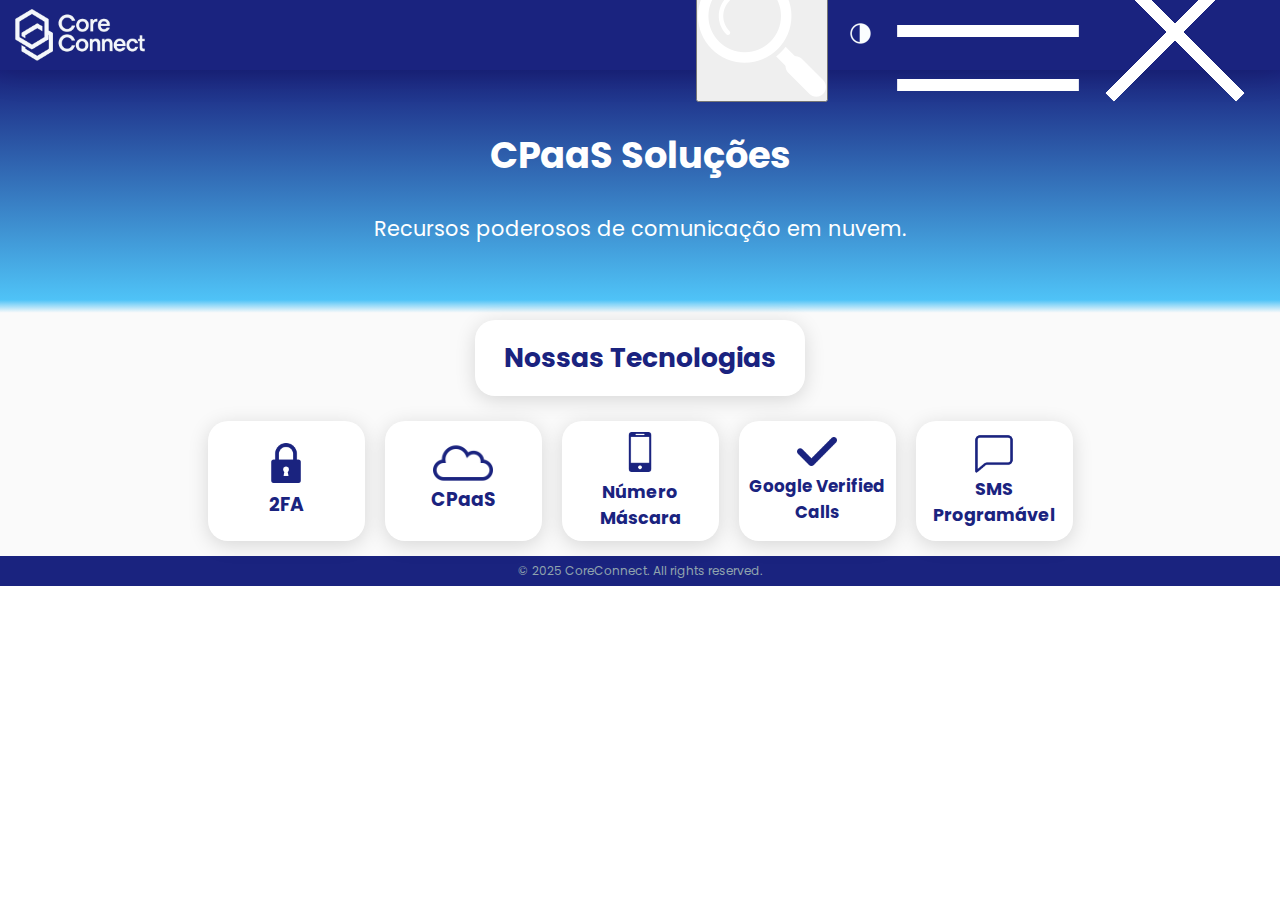
<file: index.html>
<!DOCTYPE html>
<html lang="pt-br">
  <head>
    <meta charset="UTF-8" />
    <meta http-equiv="X-UA-Compatible" content="IE=7" />
    <meta name="viewport" content="width=device-width, initial-scale=1.0" />
    <link rel="stylesheet" href="1 - Tela Inicial.css" />
    <title>Core Connect</title>
  </head>
  <body>
    <header>
      <div class="logo">
        <a href="index.html">
          <img src="Imagens/logo1.png" alt="" class="logoImage" />
        </a>
      </div>
      <div class="navHeader">
        <nav class="nav-main">
          <ul>
            <a href="4 - Sobre Nós.html"><li class="liHeader">Sobre Nós</li></a>
            <a href="2 - Cadastro.html"
              ><li class="liHeader">Cadastre-se</li></a
            >
            <a href="3 - Login.html"><li class="liHeader">Login</li></a>
          </ul>
        </nav>
        <div class="aumentarfonte">
          <button onclick="toggleControles()">
            <img src="Imagens/search-nav.png" alt="" class="search-nav" />
          </button>
          <div id="mnr-fonte" class="mnr" style="display: none">
            <button onclick="alterarFonte(2)">+</button>
            <button onclick="alterarFonte(-2)">-</button>
            <button onclick="resetarFonte()">Resetar</button>
          </div>
        </div>
        <button id="darkmode">
          <img src="Imagens/imagenoite.png" class="nightMode" />
        </button>
        <div class="btn-abrir-menu" id="btn-menu">
          <img
            src="Imagens/menu_256dp_FFFFFF_FILL0_wght300_GRAD0_opsz48.png"
            alt=""
          />
        </div>
        <div class="menu-mobile" id="menu-mobile">
          <div class="fechar" id="fechar">
            <img
              src="Imagens/close_256dp_FFFFFF_FILL0_wght300_GRAD0_opsz48.png"
              alt=""
            />
          </div>
          <nav>
            <ul>
              <a href="2 - Cadastro.html"><li>Cadastre-se</li></a>
              <a href="4 - Sobre Nós.html"><li>Sobre Nós</li></a>
              <a href="3 - Login.html"><li>Login</li></a>
            </ul>
          </nav>
        </div>
        <div class="overlay-menu"></div>
      </div>
    </header>
    <div class="slogan">
      <div class="sloganTitle">
        <h1>CPaaS Soluções</h1>
        <h2>Recursos poderosos de comunicação em nuvem.</h2>
      </div>
      <div>
        <img src="Imagens/imgnuvem.png" alt="" class="sloganImg" />
      </div>
    </div>
    <div class="tecnologias">
      <div class="ttPadding">
        <div class="techTitle">
          <h1>Nossas Tecnologias</h1>
        </div>
      </div>
      <div class="items">
        <a href="5 - 2FA.html"
          ><img src="Imagens/padlockinitial.png" alt="" class="techImg"
        /></a>
        <a href="5 - 2FA.html"><h3>2FA</h3></a>
        <span
          >O 2FA é um procedimento de segurança que garante que serãonecessários
          2 fatores únicos para liberação de uma ação.</span
        >
      </div>
      <div class="items">
        <a href="8 - CPaaS.html"
          ><img
            src="Imagens/cloudinitial.png"
            alt=""
            class="techImg"
            id="cloudImg"
        /></a>
        <a href="8 - CPaaS.html"><h3>CPaaS</h3></a>
        <span
          >É uma solução de software de comunicação que atuacomo uma base sobre
          a qual desenvolvedores podemintegrar uma variedade de
          aplicativos.</span
        >
      </div>
      <div class="items">
        <a href="7 - Número Máscara.html"
          ><img
            src="Imagens/cell-phoneinitial.png"
            alt=""
            class="techImg"
            id="cellphoneImg"
        /></a>
        <a href="7 - Número Máscara.html"
          ><h3 class="numMáscara">Número Máscara</h3></a
        >
        <span
          >Garanta aos seus clientes a capacidade de fazer chamadas e
          enviarmensagens sem expor seus números de telefone pessoais.</span
        >
      </div>
      <div class="items">
        <a href="6 - Google Verified Calls.html"
          ><img src="Imagens/checkinitial.png" alt="" class="techImg"
        /></a>
        <a href="6 - Google Verified Calls.html"
          ><h3 class="gvc">Google Verified Calls</h3></a
        >
        <span
          >Esse recurso permite que empresas exibampara o cliente na hora da
          chamada sua marca,logotipo e até mesmo o motivo da chamada.</span
        >
      </div>
      <div class="items">
        <a href="9 - SMS Programável.html"
          ><img
            src="Imagens/chatinitial.png"
            alt=""
            class="techImg"
            id="smsImg"
        /></a>
        <a href="9 - SMS Programável.html"
          ><h3 class="sms">SMS Programável</h3></a
        >
        <span
          >Com essa ferramenta você envia mensagens de SMS comas informações que
          o seu cliente precisa e com asegurança, a velocidade e a
          confiabilidade que você espera.</span
        >
      </div>
    </div>
    <footer>© 2025 CoreConnect. All rights reserved.</footer>
    <script src="js/darkmode.js"></script>
    <script src="js/font.js"></script>
    <script src="js/menu_mobile.js" defer></script>
  </body>
</html>
</file>
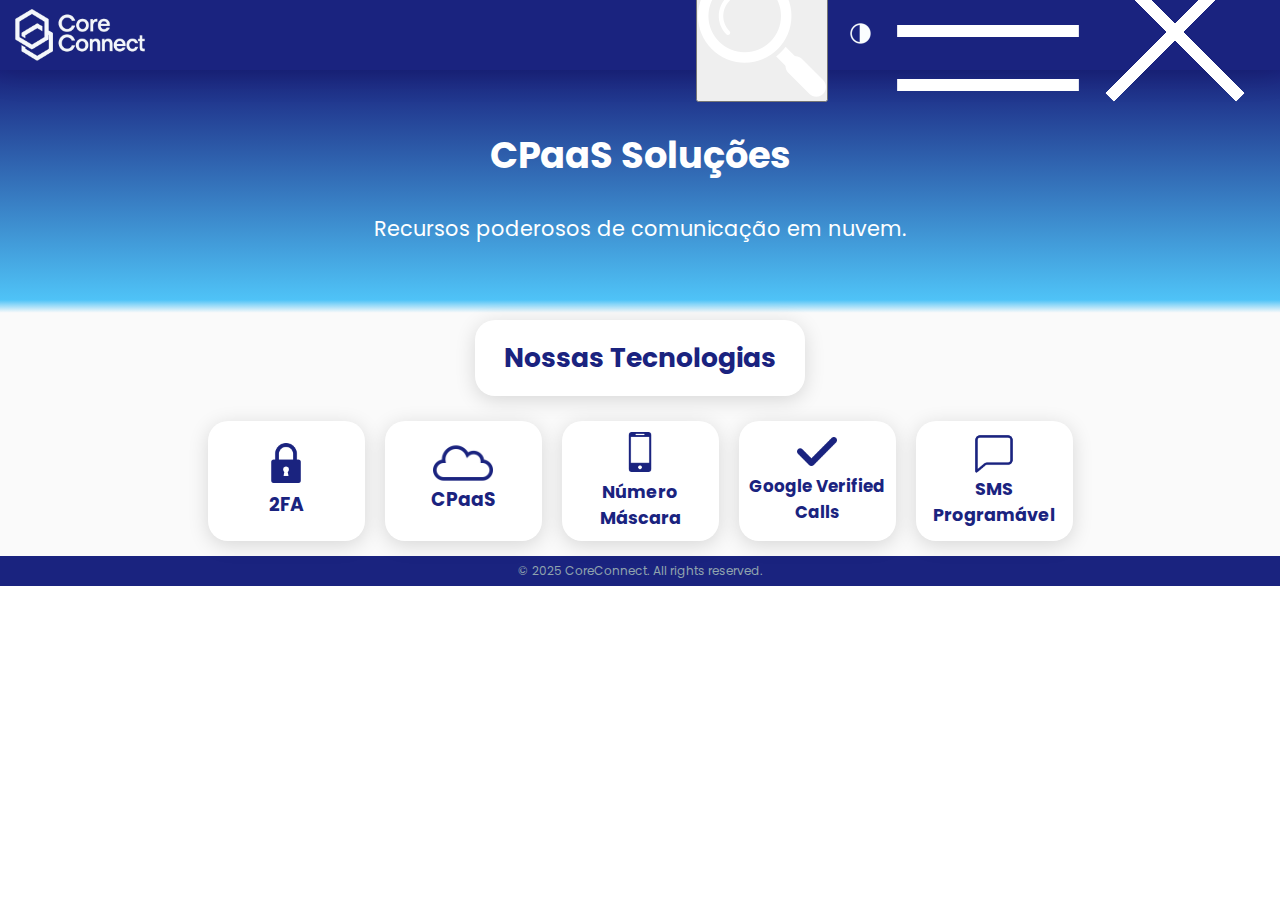
<file: 1 - Home.html>
<!DOCTYPE html>
<html lang="pt-br">
  <head>
    <meta charset="UTF-8" />
    <meta http-equiv="X-UA-Compatible" content="IE=7" />
    <meta name="viewport" content="width=device-width, initial-scale=1.0" />
    <link rel="shortcut icon" href="Imagens/favicon.ico" type="image/x-icon" />
    <link rel="stylesheet" href="1 - Tela Inicial.css" />
    <title>Core Connect</title>
  </head>
  <body>
    <header>
      <div class="logo">
        <a href="index.html">
          <img
            src="Imagens/logo1.png"
            alt="logo CoreConnect"
            class="logoImage"
          />
        </a>
      </div>
      <div class="navHeader" id="navHeader">
        <nav class="nav-main" id="navMenu">
          <ul>
            <a href="4 - Sobre Nós.html"><li class="liHeader">Sobre Nós</li></a>
            <a href="2 - Cadastro.html"
              ><li class="liHeader">Cadastre-se</li></a
            >
            <a href="3 - Login.html"><li class="liHeader">Login</li></a>
          </ul>
        </nav>

        <div class="usuarioLogado" id="usuarioLogado" style="display: none">
          <!-- Será preenchido via JS -->
        </div>

        <!-- Resto permanece igual -->
        <div class="aumentarfonte">
          <button onclick="toggleControles()">
            <img src="Imagens/search-nav.png" alt="" class="search-nav" />
          </button>
          <div id="mnr-fonte" class="mnr" style="display: none">
            <button onclick="alterarFonte(2)">+</button>
            <button onclick="alterarFonte(-2)">-</button>
            <button onclick="resetarFonte()">Resetar</button>
          </div>
        </div>

        <button id="darkmode">
          <img
            src="Imagens/imagenoite.png"
            class="nightMode"
            alt="modo escuro"
          />
        </button>

        <div class="btn-abrir-menu" id="btn-menu">
          <img
            src="Imagens/menu_256dp_FFFFFF_FILL0_wght300_GRAD0_opsz48.png"
            alt=""
          />
        </div>
        <div class="menu-mobile" id="menu-mobile">
          <div class="fechar" id="fechar">
            <img
              src="Imagens/close_256dp_FFFFFF_FILL0_wght300_GRAD0_opsz48.png"
              alt=""
            />
          </div>
          <nav>
            <ul>
              <a href="4 - Sobre Nós.html"><li>Sobre Nós</li></a>
              <a href="2 - Cadastro.html"><li>Cadastre-se</li></a>
              <a href="3 - Login.html"><li>Login</li></a>
            </ul>
          </nav>
        </div>
        <div class="overlay-menu" id="overlay-menu"></div>
      </div>
    </header>
    <div class="slogan">
      <div class="sloganTitle">
        <h1>CPaaS Soluções</h1>
        <h2>Recursos poderosos de comunicação em nuvem.</h2>
      </div>
      <div>
        <img src="Imagens/imgnuvem.png" alt="" class="sloganImg" />
      </div>
    </div>
    <div class="tecnologias">
      <div class="ttPadding">
        <div class="techTitle">
          <h1>Nossas Tecnologias</h1>
        </div>
      </div>
      <div class="items">
        <a href="5 - 2FA.html"
          ><img src="Imagens/padlockinitial.png" alt="" class="techImg"
        /></a>
        <a href="5 - 2FA.html"><h3>2FA</h3></a>
        <span
          >O 2FA é um procedimento de segurança que garante que serãonecessários
          2 fatores únicos para liberação de uma ação.</span
        >
      </div>
      <div class="items">
        <a href="8 - CPaaS.html"
          ><img
            src="Imagens/cloudinitial.png"
            alt=""
            class="techImg"
            id="cloudImg"
        /></a>
        <a href="8 - CPaaS.html"><h3>CPaaS</h3></a>
        <span
          >É uma solução de software de comunicação que atuacomo uma base sobre
          a qual desenvolvedores podemintegrar uma variedade de
          aplicativos.</span
        >
      </div>
      <div class="items">
        <a href="7 - Número Máscara.html"
          ><img
            src="Imagens/cell-phoneinitial.png"
            alt=""
            class="techImg"
            id="cellphoneImg"
        /></a>
        <a href="7 - Número Máscara.html"
          ><h3 class="numMáscara">Número Máscara</h3></a
        >
        <span
          >Garanta aos seus clientes a capacidade de fazer chamadas e
          enviarmensagens sem expor seus números de telefone pessoais.</span
        >
      </div>
      <div class="items">
        <a href="6 - Google Verified Calls.html"
          ><img src="Imagens/checkinitial.png" alt="" class="techImg"
        /></a>
        <a href="6 - Google Verified Calls.html"
          ><h3 class="gvc">Google Verified Calls</h3></a
        >
        <span
          >Esse recurso permite que empresas exibampara o cliente na hora da
          chamada sua marca,logotipo e até mesmo o motivo da chamada.</span
        >
      </div>
      <div class="items">
        <a href="9 - SMS Programável.html"
          ><img
            src="Imagens/chatinitial.png"
            alt=""
            class="techImg"
            id="smsImg"
        /></a>
        <a href="9 - SMS Programável.html"
          ><h3 class="sms">SMS Programável</h3></a
        >
        <span
          >Com essa ferramenta você envia mensagens de SMS comas informações que
          o seu cliente precisa e com asegurança, a velocidade e a
          confiabilidade que você espera.</span
        >
      </div>
    </div>
    <footer>© 2025 CoreConnect. All rights reserved.</footer>
    <script src="js/darkmode.js"></script>
    <script src="js/font.js"></script>
    <script src="js/menu_mobile.js" defer></script>
    <script src="js/loginStatus.js"></script>
  </body>
</html>
</file>
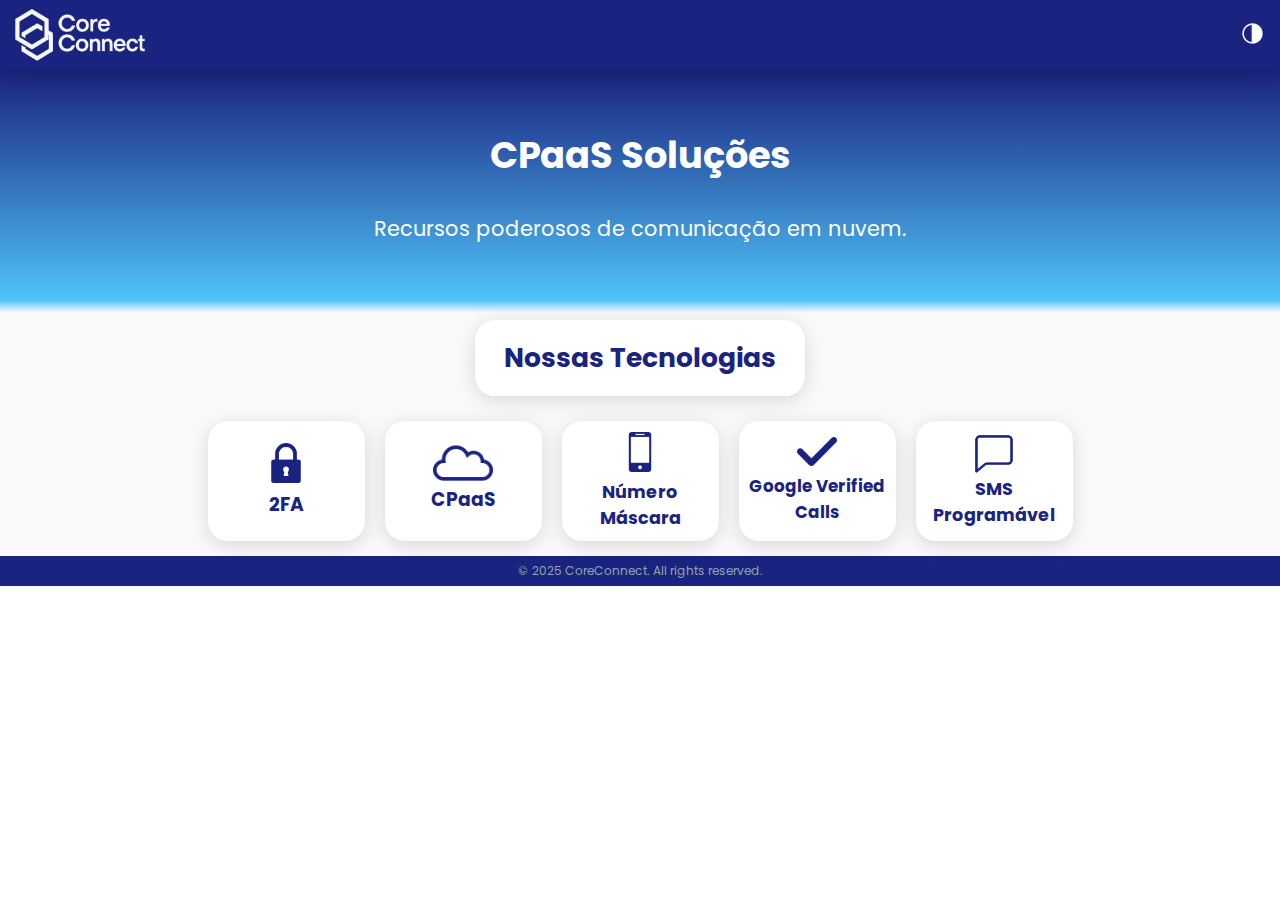
<file: 1 - Tela Inicial.html>
<!DOCTYPE html>
<html lang="pt-br">
  <head>
    <meta charset="UTF-8" />
    <meta http-equiv="X-UA-Compatible" content="IE=7" />
    <meta name="viewport" content="width=device-width, initial-scale=1.0" />
    <link rel="stylesheet" href="1 - Tela Inicial.css" />
    <title>Core Connect</title>
  </head>
  <body>
    <header>
      <div class="logo">
        <a href="1 - Tela Inicial.html">
          <img src="Imagens/logo1.png" alt="" class="logoImage" />
        </a>
      </div>
      <div class="navHeader">
        <nav>
          <ul>
            <a href="4 - Sobre Nós.html"><li class="liHeader">Sobre Nós</li></a>
            <a href="2 - Cadastro.html"
              ><li class="liHeader">Cadastre-se</li></a
            >
            <a href="3 - Login.html"><li class="liHeader">Login</li></a>
          </ul>
        </nav>
        <button id="darkmode">
          <img src="Imagens/imagenoite.png" class="nightMode" />
        </button>
      </div>
    </header>
    <div class="slogan">
      <div class="sloganTitle">
        <h1>CPaaS Soluções</h1>
        <h2>Recursos poderosos de comunicação em nuvem.</h2>
      </div>
      <div>
        <img src="Imagens/imgnuvem.png" alt="" class="sloganImg" />
      </div>
    </div>
    <div class="tecnologias">
      <div class="ttPadding">
        <div class="techTitle">
          <h1>Nossas Tecnologias</h1>
        </div>
      </div>
      <div class="items">
        <a href="5 - 2FA.html"
          ><img src="Imagens/padlockinitial.png" alt="" class="techImg"
        /></a>
        <a href="5 - 2FA.html"><h3>2FA</h3></a>
        <span
          >O 2FA é um procedimento de segurança que garante que serãonecessários
          2 fatores únicos para liberação de uma ação.</span
        >
      </div>
      <div class="items">
        <a href="8 - CPaaS.html"
          ><img
            src="Imagens/cloudinitial.png"
            alt=""
            class="techImg"
            id="cloudImg"
        /></a>
        <a href="8 - CPaaS.html"><h3>CPaaS</h3></a>
        <span
          >É uma solução de software de comunicação que atuacomo uma base sobre
          a qual desenvolvedores podemintegrar uma variedade de
          aplicativos.</span
        >
      </div>
      <div class="items">
        <a href="7 - Número Máscara.html"
          ><img
            src="Imagens/cell-phoneinitial.png"
            alt=""
            class="techImg"
            id="cellphoneImg"
        /></a>
        <a href="7 - Número Máscara.html"
          ><h3 class="numMáscara">Número Máscara</h3></a
        >
        <span
          >Garanta aos seus clientes a capacidade de fazer chamadas e
          enviarmensagens sem expor seus números de telefone pessoais.</span
        >
      </div>
      <div class="items">
        <a href="6 - Google Verified Calls.html"
          ><img src="Imagens/checkinitial.png" alt="" class="techImg"
        /></a>
        <a href="6 - Google Verified Calls.html"
          ><h3 class="gvc">Google Verified Calls</h3></a
        >
        <span
          >Esse recurso permite que empresas exibampara o cliente na hora da
          chamada sua marca,logotipo e até mesmo o motivo da chamada.</span
        >
      </div>
      <div class="items">
        <a href="9 - SMS Programável.html"
          ><img
            src="Imagens/chatinitial.png"
            alt=""
            class="techImg"
            id="smsImg"
        /></a>
        <a href="9 - SMS Programável.html"><h3 class="sms">SMS Programável</h3></a>
        <span
          >Com essa ferramenta você envia mensagens de SMS comas informações que
          o seu cliente precisa e com asegurança, a velocidade e a
          confiabilidade que você espera.</span
        >
      </div>
    </div>
    <footer>© 2025 CoreConnect. All rights reserved.</footer>
    <script src="js/darkmode.js"></script>
  </body>
</html>
</file>
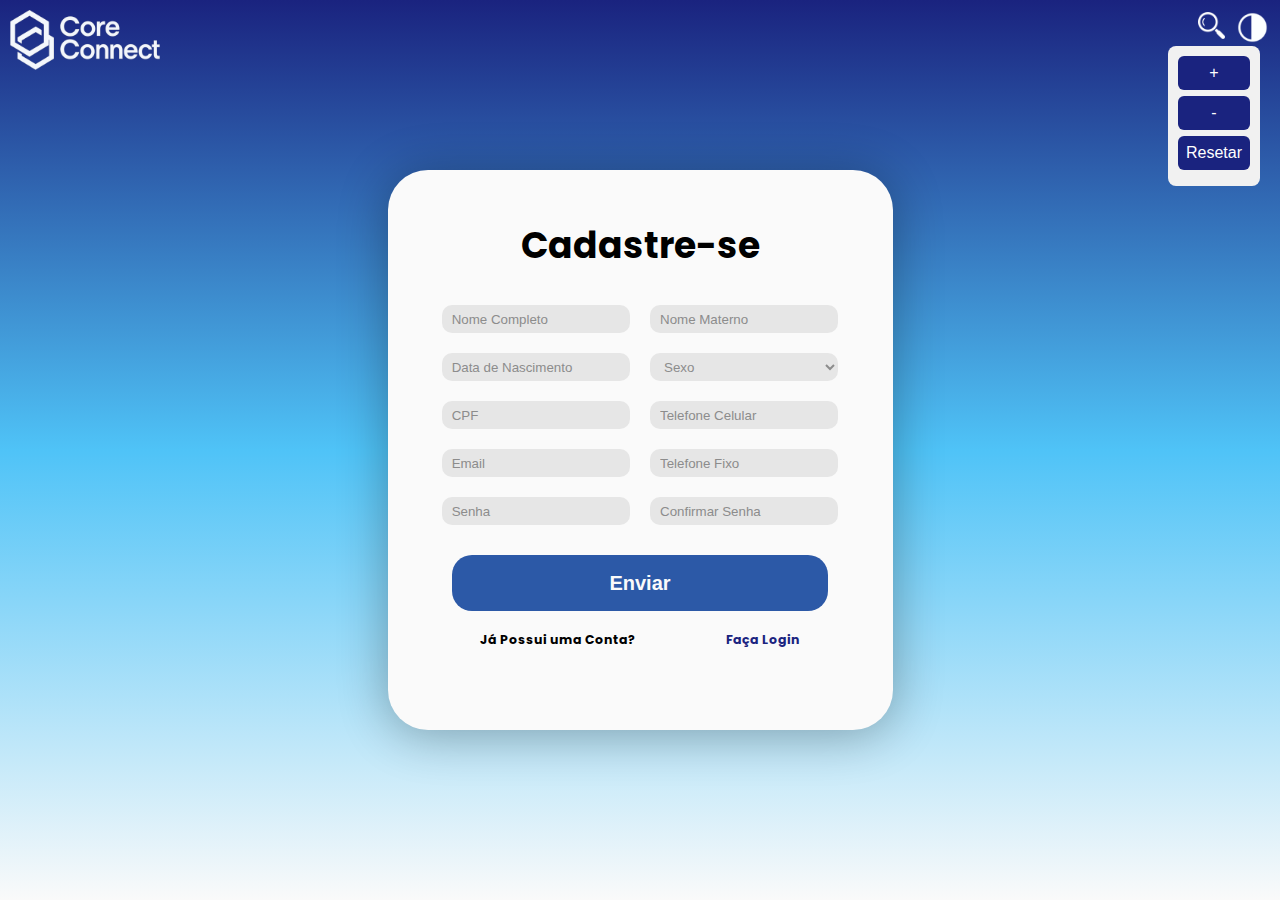
<file: 2 - Cadastro.html>
<!DOCTYPE html>
<html lang="en">
  <head>
    <meta charset="UTF-8" />
    <meta http-equiv="X-UA-Compatible" content="IE=7" />
    <meta name="viewport" content="width=device-width, initial-scale=1.0" />
    <link rel="shortcut icon" href="Imagens/favicon.ico" type="image/x-icon" />
    <link rel="stylesheet" href="2 - Login e Cadastro.css" />
    <title>Core Connect</title>
  </head>
  <body>
    <header>
      <a href="index.html"
        ><img src="Imagens/logo1.png" class="logo" alt=""
      /></a>
      <div class="buttons">
        <div class="aumentarfonte">
          <button onclick="toggleControles()">
            <img src="Imagens/search-nav.png" alt="" class="search-nav" />
          </button>
          <div id="mnr-fonte" class="mnr">
            <button onclick="alterarFonte(2)">+</button>
            <button onclick="alterarFonte(-2)">-</button>
            <button onclick="resetarFonte()">Resetar</button>
          </div>
        </div>
        <button id="darkmode">
          <img src="Imagens/imagenoite.png" class="nightMode" />
        </button>
      </div>
    </header>
    <main>
      <div class="containerCad">
        <div class="titleCad">
          <h1>Cadastre-se</h1>
        </div>
        <form action="">
          <div class="cad">
            <input type="text" placeholder="Nome Completo" class="cadBox" />
            <input type="text" placeholder="Nome Materno" class="cadBox" />
            <label>
              <input
                type="text"
                placeholder="Data de Nascimento"
                class="cadBox"
                oninput="formatarData(this)"
                maxlength="10"
              />
            </label>
            <select class="cadBox" required>
              <option value="" disabled selected hidden>Sexo</option>
              <option value="1">Masculino</option>
              <option value="2">Feminino</option>
              <option value="3">Prefiro não Informar</option>
            </select>
            <input type="text" placeholder="CPF" class="cadBox" />
            <input type="text" placeholder="Telefone Celular" class="cadBox" />
            <input type="text" placeholder="Email" class="cadBox" />
            <input type="text" placeholder="Telefone Fixo" class="cadBox" />
            <input type="password" placeholder="Senha" class="cadBox" />
            <input
              type="password"
              placeholder="Confirmar Senha"
              class="cadBox"
            />
          </div>
        </form>
        <div class="submit">
          <input type="submit" value="Enviar" class="submitBoxCad" />
        </div>
        <div class="cadastro">
          Já Possui uma Conta?
          <a href="3 - Login.html" class="cadastre-se">Faça Login</a>
        </div>
      </div>
    </main>
    <script src="js/darkmode.js"></script>
    <script src="js/font.js"></script>
    <script src="js/cadastro.js"></script>
  </body>
</html>
</file>
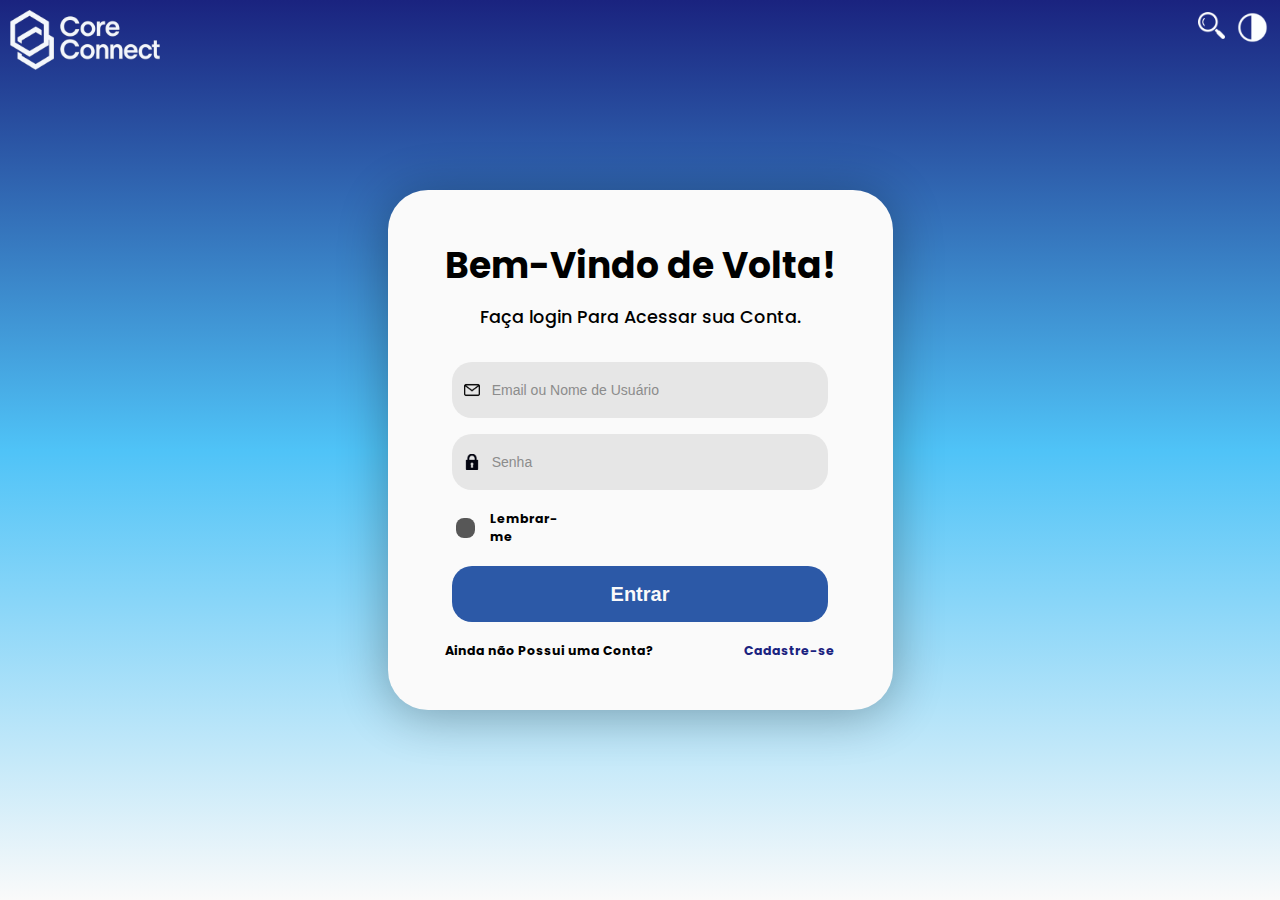
<file: 3 - Login.html>
<!DOCTYPE html>
<html lang="pt-br">
  <head>
    <meta charset="UTF-8" />
    <meta http-equiv="X-UA-Compatible" content="IE=7" />
    <meta name="viewport" content="width=device-width, initial-scale=1.0" />
    <link rel="shortcut icon" href="Imagens/favicon.ico" type="image/x-icon" />
    <link rel="stylesheet" href="2 - Login e Cadastro.css" />
    <title>Core Connect</title>
  </head>
  <body>
    <header>
      <a href="index.html"
        ><img src="Imagens/logo1.png" alt="logo CoreConnect" class="logo"
      /></a>
      <div class="buttons">
        <div class="aumentarfonte">
          <button onclick="toggleControles()" class="btn-fonte">
            <img
              src="Imagens/search-nav.png"
              alt="botão fonte"
              class="search-nav"
            />
          </button>
          <div id="mnr-fonte" class="mnr" style="display: none">
            <button onclick="alterarFonte(2)">+</button>
            <button onclick="alterarFonte(-2)">-</button>
            <button onclick="resetarFonte()">Resetar</button>
          </div>
        </div>
        <button id="darkmode">
          <img
            src="Imagens/imagenoite.png"
            class="nightMode"
            alt="modo escuro"
          />
        </button>
      </div>
    </header>
    <main>
      <div class="container">
        <div class="title">
          <h1>Bem-Vindo de Volta!</h1>
          <h2>Faça login Para Acessar sua Conta.</h2>
        </div>
        <form action="">
          <div class="login">
            <input
              type="text"
              placeholder="Email ou Nome de Usuário"
              class="loginBox email"
            />
            <input
              type="password"
              placeholder="Senha"
              class="loginBox password"
            />
          </div>
          <div>
            <label class="checkbox-wrapper">
              <input type="checkbox" class="checkbox" />
              <span class="custom-checkbox"></span>
              Lembrar-me
            </label>
          </div>
          <div class="submit">
            <input type="submit" value="Entrar" class="submitBox" />
          </div>
          <div class="cadastro">
            Ainda não Possui uma Conta?
            <a href="2 - Cadastro.html" class="cadastre-se">Cadastre-se</a>
          </div>
        </form>
      </div>
    </main>
    <script src="js/darkmode.js"></script>
    <script src="js/font.js"></script>
    <script src="js/regras.js"></script>
  </body>
</html>
</file>
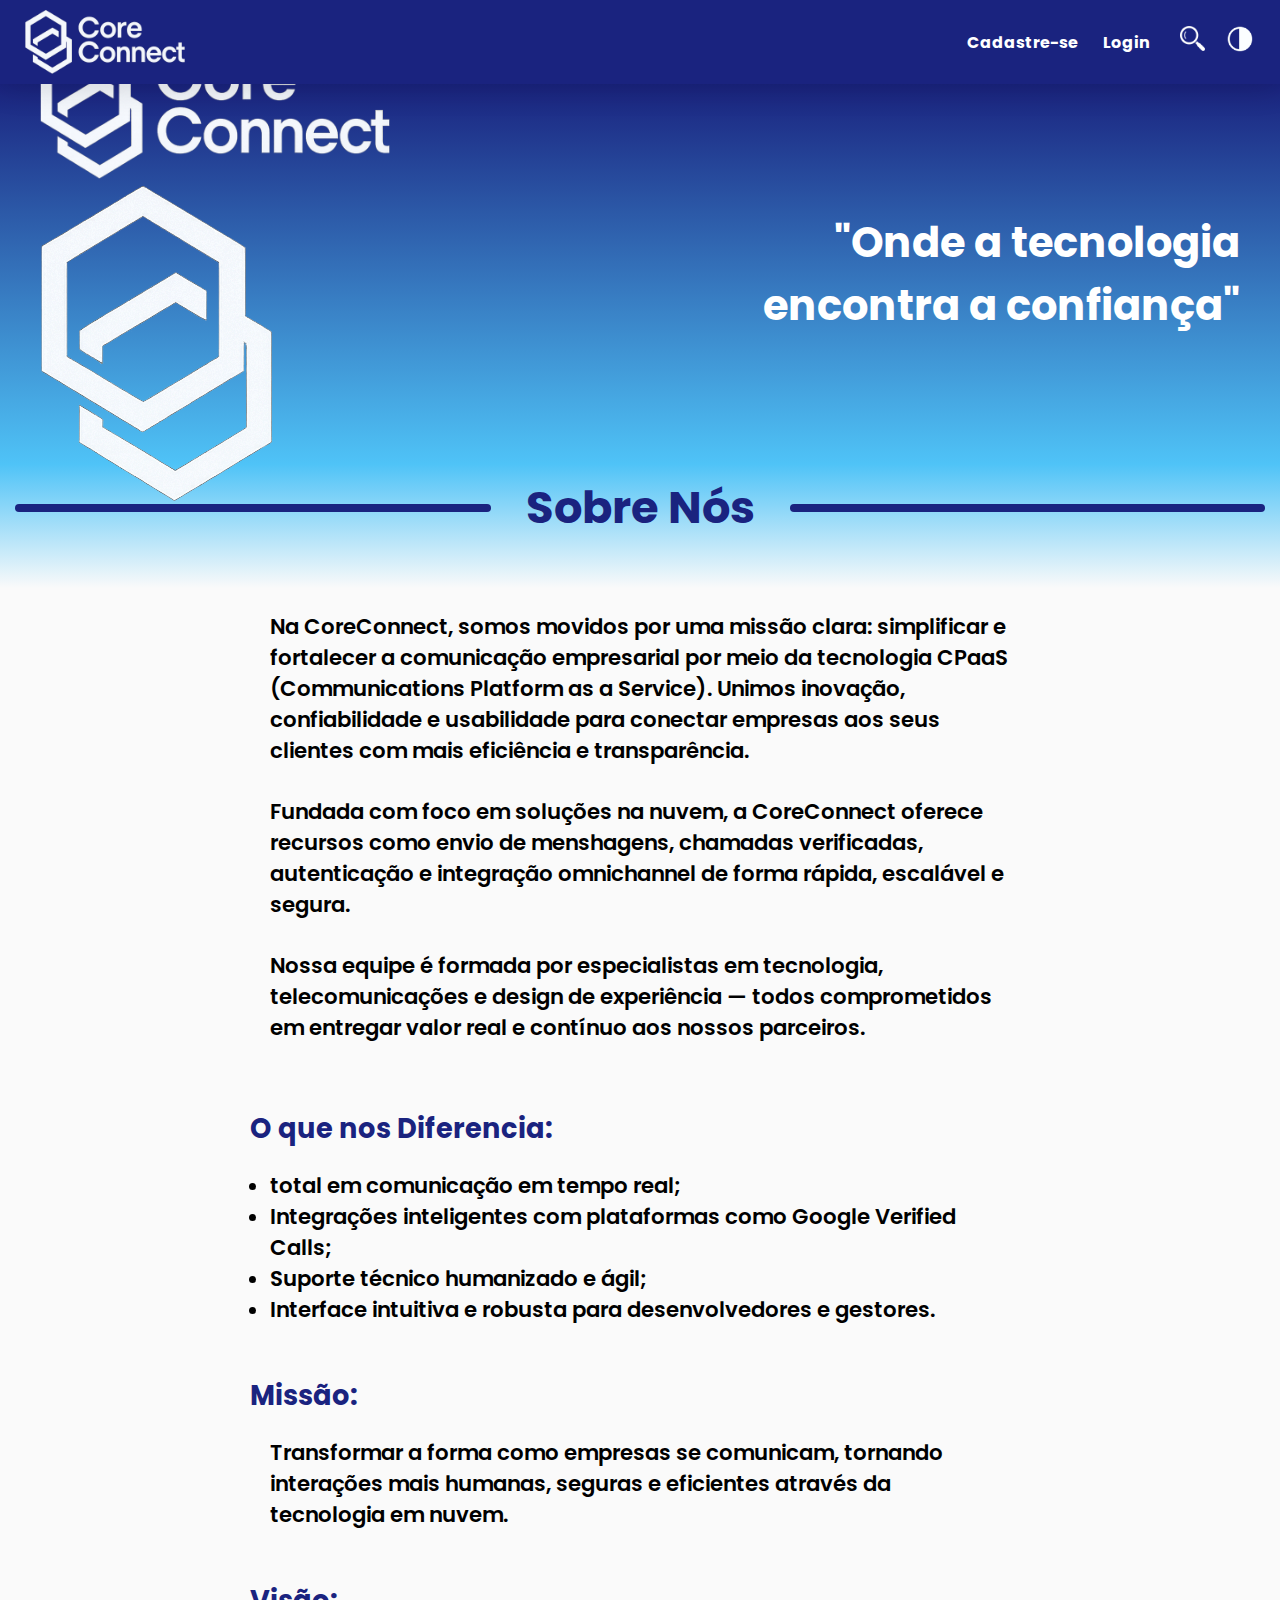
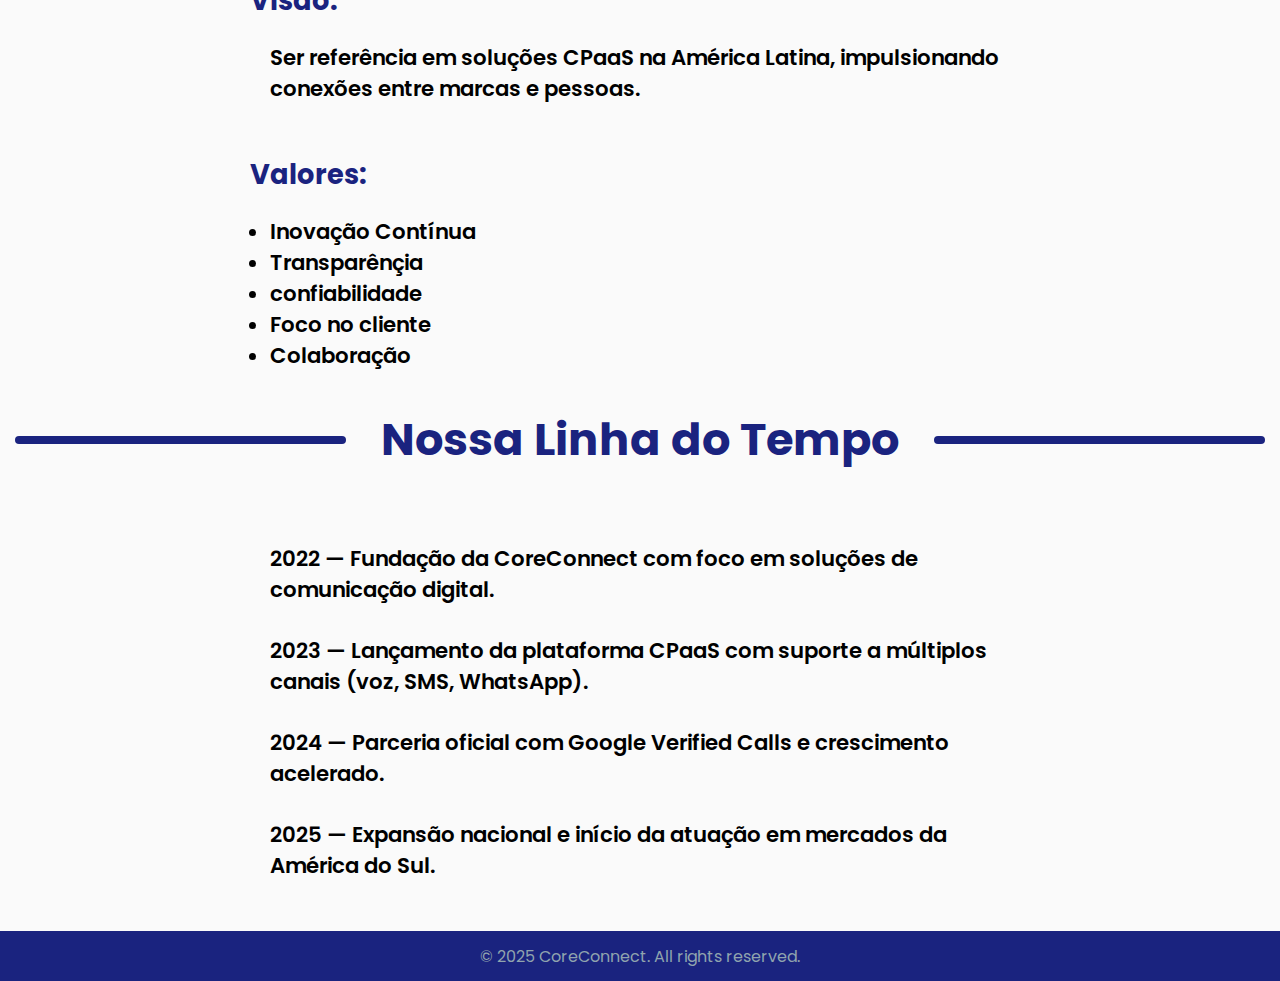
<file: 4 - Sobre Nós.html>
<!DOCTYPE html>
<html lang="pt-br">
  <head>
    <meta charset="UTF-8" />
    <meta http-equiv="X-UA-Compatible" content="IE=7" />
    <meta name="viewport" content="width=device-width, initial-scale=1.0" />
    <link rel="shortcut icon" href="Imagens/favicon.ico" type="image/x-icon" />
    <link rel="stylesheet" href="4 - Sobre Nós.css" />
    <title>Core Connect</title>
  </head>
  <body>
    <header>
      <div class="logo">
        <a href="index.html">
          <img src="Imagens/logo1.png" alt="" class="logoImage" />
        </a>
      </div>
      <div class="navHeader">
        <nav class="nav-main">
          <ul>
            <a href="2 - Cadastro.html"
              ><li class="liHeader">Cadastre-se</li></a
            >
            <a href="3 - Login.html"><li class="liHeader">Login</li></a>
          </ul>
        </nav>
        <div class="aumentarfonte">
          <button onclick="toggleControles()">
            <img src="Imagens/search-nav.png" alt="" class="search-nav" />
          </button>
          <div id="mnr-fonte" class="mnr" style="display: none">
            <button onclick="alterarFonte(2)">+</button>
            <button onclick="alterarFonte(-2)">-</button>
            <button onclick="resetarFonte()">Resetar</button>
          </div>
        </div>
        <button id="darkmode">
          <img src="Imagens/imagenoite.png" class="nightMode" />
        </button>
        <div class="btn-abrir-menu" id="btn-menu">
          <img
            src="Imagens/menu_256dp_FFFFFF_FILL0_wght300_GRAD0_opsz48.png"
            alt=""
          />
        </div>
        <div class="menu-mobile" id="menu-mobile">
          <div class="fechar" id="fechar">
            <img
              src="Imagens/close_256dp_FFFFFF_FILL0_wght300_GRAD0_opsz48.png"
              alt=""
            />
          </div>
          <nav>
            <ul>
              <a href="2 - Cadastro.html"><li>Cadastre-se</li></a>
              <a href="3 - Login.html"><li>Login</li></a>
            </ul>
          </nav>
        </div>
        <div class="overlay-menu"></div>
      </div>
    </header>
    <div class="slogan">
      <div>
        <img src="Imagens/logo1.png" alt="" class="logoSlogan" />
        <img src="Imagens/logo2.png" alt="" class="logoSloganMobile" />
      </div>
      <div>
        <h1 class="sloganPhrase">"Onde a tecnologia encontra a confiança"</h1>
      </div>
    </div>
    <div class="text">
      <div>
        <div class="linha-com-titulo">
          <div class="linha"></div>
          <h1 class="textTitle">Sobre Nós</h1>
          <div class="linha"></div>
        </div>
      </div>
      <div class="textPadding">
        <ul>
          <li class="listStyle">
            Na CoreConnect, somos movidos por uma missão clara: simplificar e
            fortalecer a comunicação empresarial por meio da tecnologia CPaaS
            (Communications Platform as a Service). Unimos inovação,
            confiabilidade e usabilidade para conectar empresas aos seus
            clientes com mais eficiência e transparência.
          </li>
          <li class="listStyle">
            Fundada com foco em soluções na nuvem, a CoreConnect oferece
            recursos como envio de menshagens, chamadas verificadas,
            autenticação e integração omnichannel de forma rápida, escalável e
            segura.
          </li>
          <li class="listStyle">
            Nossa equipe é formada por especialistas em tecnologia,
            telecomunicações e design de experiência — todos comprometidos em
            entregar valor real e contínuo aos nossos parceiros.
          </li>
        </ul>
      </div>
      <div class="textPadding">
        <h2>O que nos Diferencia:</h2>
        <ul>
          <li>total em comunicação em tempo real;</li>
          <li>
            Integrações inteligentes com plataformas como Google Verified Calls;
          </li>
          <li>Suporte técnico humanizado e ágil;</li>
          <li>
            Interface intuitiva e robusta para desenvolvedores e gestores.
          </li>
        </ul>
      </div>
      <div class="textPadding">
        <h2>Missão:</h2>
        <p>
          Transformar a forma como empresas se comunicam, tornando interações
          mais humanas, seguras e eficientes através da tecnologia em nuvem.
        </p>
      </div>
      <div class="textPadding">
        <h2>Visão:</h2>
        <p>
          Ser referência em soluções CPaaS na América Latina, impulsionando
          conexões entre marcas e pessoas.
        </p>
      </div>
      <div class="textPadding">
        <h2>Valores:</h2>
        <ul>
          <li>Inovação Contínua</li>
          <li>Transparênçia</li>
          <li>confiabilidade</li>
          <li>Foco no cliente</li>
          <li>Colaboração</li>
        </ul>
      </div>
      <div>
        <div class="linha-com-titulo">
          <div class="linha"></div>
          <h1 class="textTitle" id="title2">Nossa Linha do Tempo</h1>
          <div class="linha"></div>
        </div>
      </div>
      <div class="textPadding">
        <ul>
          <li class="listStyle">
            2022 — Fundação da CoreConnect com foco em soluções de comunicação
            digital.
          </li>
          <li class="listStyle">
            2023 — Lançamento da plataforma CPaaS com suporte a múltiplos canais
            (voz, SMS, WhatsApp).
          </li>
          <li class="listStyle">
            2024 — Parceria oficial com Google Verified Calls e crescimento
            acelerado.
          </li>
          <li class="listStyle">
            2025 — Expansão nacional e início da atuação em mercados da América
            do Sul.
          </li>
        </ul>
      </div>
    </div>
    <footer>© 2025 CoreConnect. All rights reserved.</footer>
    <script src="js/darkmode.js"></script>
    <script src="js/font.js"></script>
    <script src="js/menu_mobile.js"></script>
  </body>
</html>
</file>
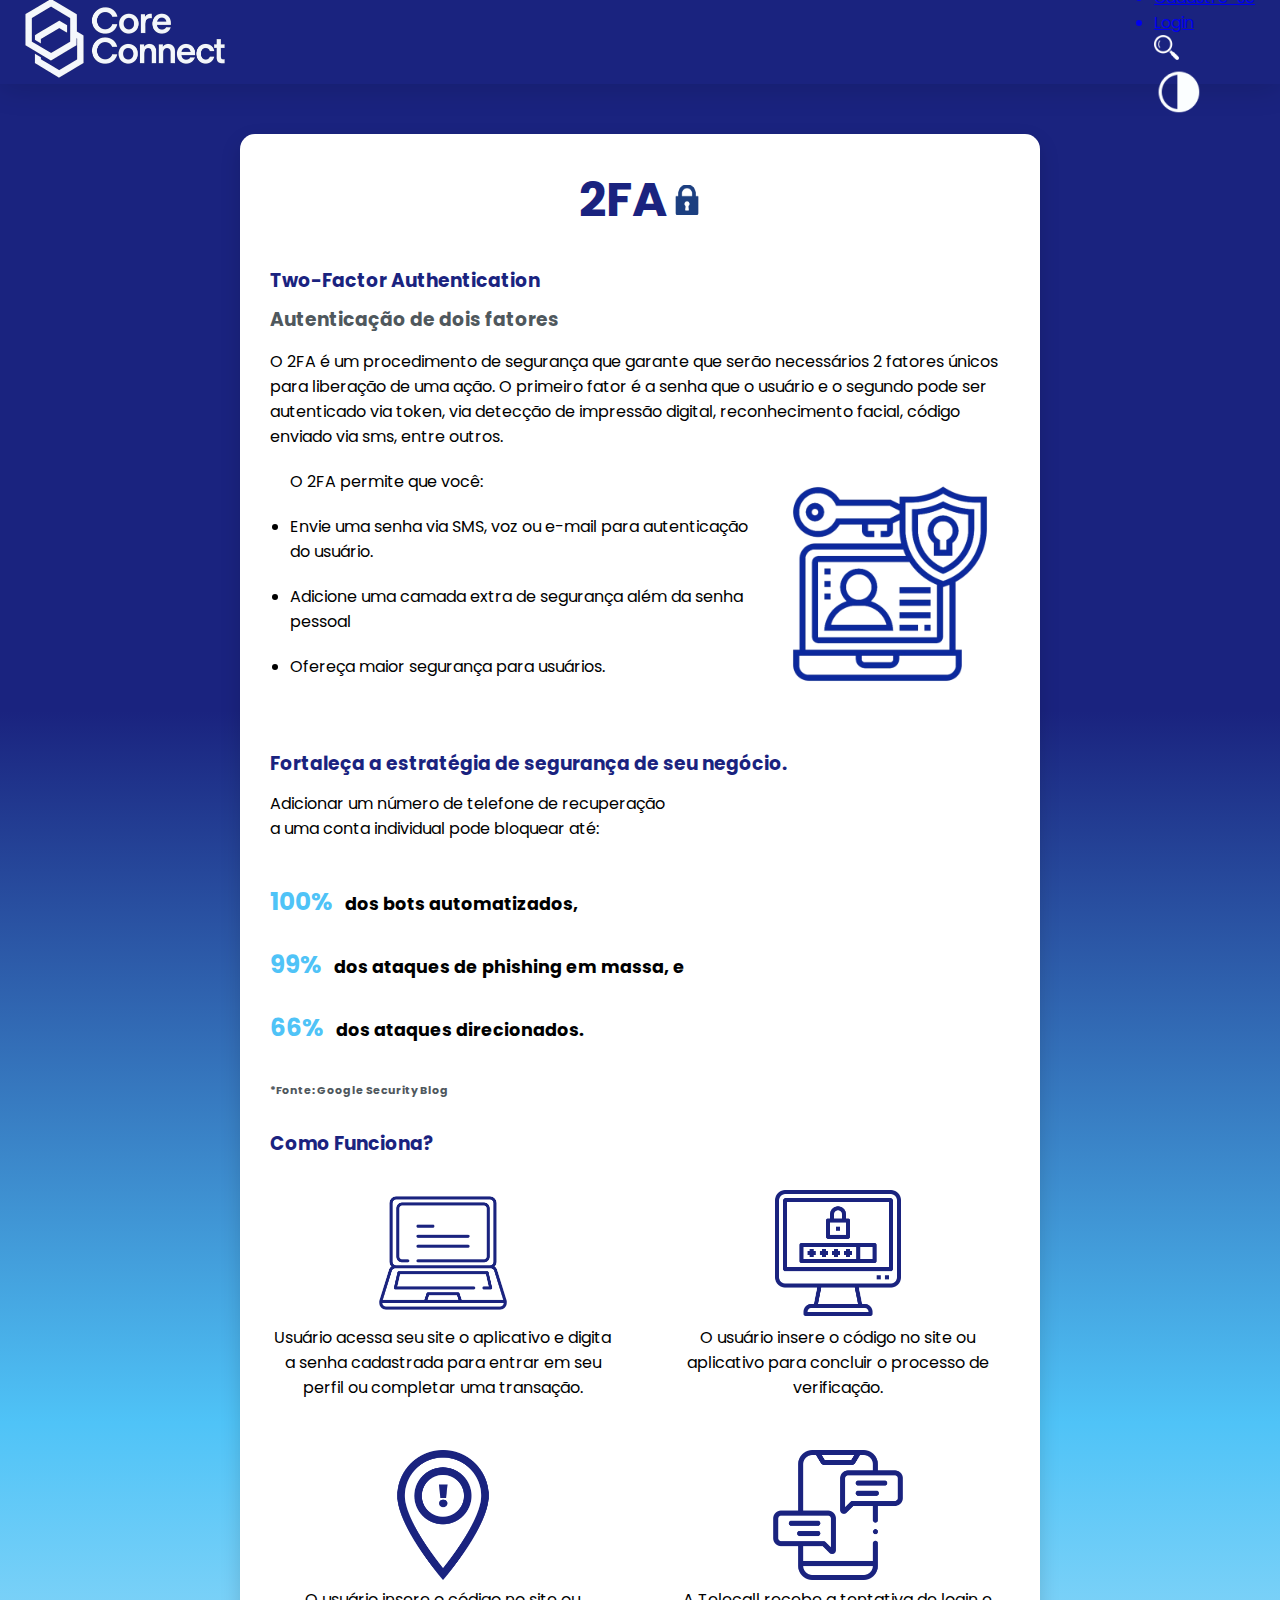
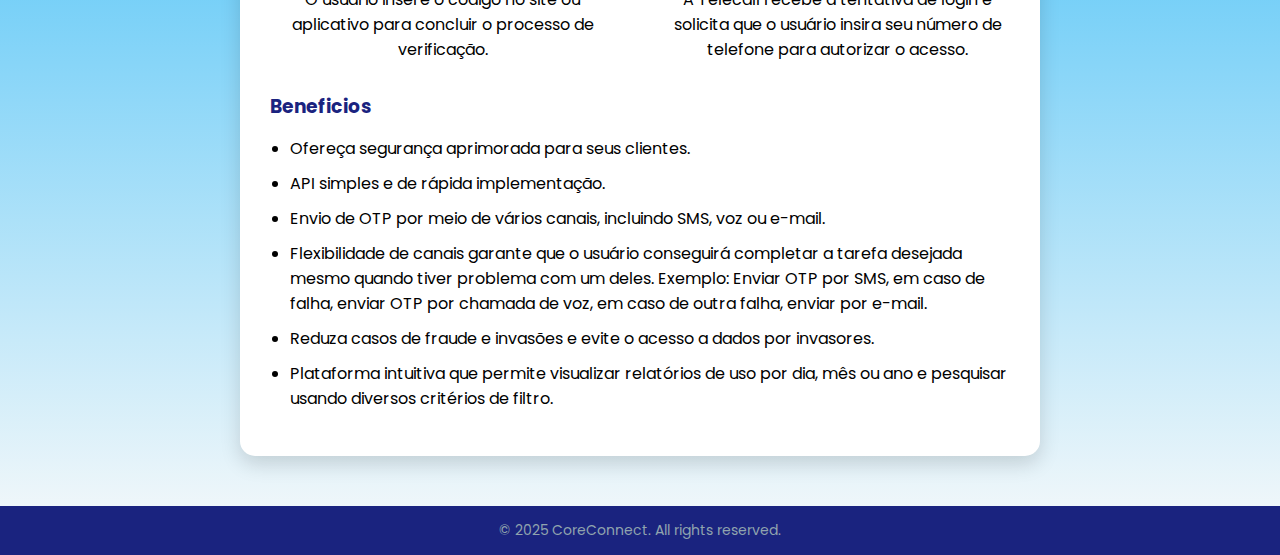
<file: 5 - 2FA.html>
<!DOCTYPE html>
<html lang="pt-br">
<head>
    <meta charset="UTF-8">
    <meta http-equiv="X-UA-Compatible" content="ie=edge">
    <meta name="viewport" content="width=device-width, initial-scale=1.0">
    <link rel="shortcut icon" href="Imagens/favicon.ico" type="image/x-icon">
    <link rel="stylesheet" href="5 - 2FA.css">
    <title>Core Connect</title>
</head>
<body>
    <header>
        <div class="logo" >
        <a href="index.html"><img src="Imagens/logo1.png" width="200" alt=""></a>
        </div>

        <div class="menu">
           <nav>
            <ul>
                <a href="4 - Sobre Nós.html"><li>Sobre Nós</li></a>
                <a href="2 - Cadastro.html"><li>Cadastre-se</li></a>
                <a href="3 - Login.html"><li>Login</li></a>
            </ul>
            </nav>
    <div class="aumentarfonte">
       <button onclick="toggleControles()"><img src="Imagens/search-nav.png" alt="" class="search-nav"></button>
      <div id="mnr-fonte" class="mnr" style="display: none;">
       <button onclick="alterarFonte(2)">+</button>
       <button onclick="alterarFonte(-2)">-</button>
       <button onclick="resetarFonte()">Resetar</button>
      </div>
    </div>
            <img  src="Imagens/imagenoite.png" id="darkmode" class="dark" alt="">
        </div>
        </div>
      </header>

    
<div class="container">

    <div class="titulo2">
        <h1>2FA</h1>
        <img class="cadeado" src="Imagens/cadeado.png" width="30" height="30" alt="">
    </div>
    
    <div class="titulo">
        <h3>Two-Factor Authentication </h3><br>
    </div>
    <div class="dois_fatores">
        <h3>Autenticação de dois fatores</h3>
    </div>
    
    <div>
        O 2FA é um procedimento de segurança que garante que serão
        necessários 2 fatores únicos para liberação de uma ação. O
        primeiro fator é a senha que o usuário e o segundo pode ser autenticado via token, via detecção de impressão digital,
        reconhecimento facial, código enviado via sms, entre outros.
    </div>


    <div class="p2FA" >
        <ul>
            O 2FA permite que você:
            <li> Envie uma senha via SMS, voz ou e-mail para autenticação do usuário.</li>
            <li> Adicione uma camada extra de segurança além da senha pessoal</li>
            <li>Ofereça maior segurança para usuários.</li>
        </ul>
    <img class="img" src="Imagens/imagecomp-removebg-preview.png" width="100" alt="">
    </div>

    <div class="titulo">
        <h3>Fortaleça a estratégia de segurança de seu negócio.</h3> <br>
        </div>
            <p class="add">Adicionar um número de telefone de recuperação<br> 
             a uma conta individual pode bloquear até:</p>
        
    
    <div class="porc-area">
        <p> <div class="porc">100% </div> dos bots automatizados,</p> <br>
        <p> <div class="porc">99%</div> dos ataques de phishing em massa, e</p> <br>
        <p> <div class="porc">66%</div> dos ataques direcionados. </p><br>
       <p class="fonte"> *Fonte: Google Security Blog</p>
    </div>
    <div class="titulo">
        <h3>Como Funciona?</h3>
    </div>
    <div class="como_funciona">
    <div >
        <img src="Imagens/laptop.png" width="200" class="img" >
       <p> Usuário acessa seu site o aplicativo e digita a senha cadastrada para entrar em
        seu perfil ou completar uma transação.</p>
    </div>
    <div >
        <img src="Imagens/computer2.png" width="200" class="img">
        <p>O usuário insere o código no site ou aplicativo para concluir o processo de
        verificação.</p>
    </div>
    <div >
        <img src="Imagens/alerta1.png" width="200" class="img">
        <p>O usuário insere o código no site ou aplicativo para concluir o processo de
        verificação.</p>
    </div>
    <div >
        <img src="Imagens/chat_1sms.png" width="200" class="img">
       <p> A Telecall recebe a tentativa de login e solicita que o usuário insira seu número de 
        telefone para autorizar o acesso.</p>
    </div>
    </div>
    <div class=titulo>
        <h3>Beneficios</h3>
    </div>
    <div class="lista">
        <ul>
            <li>Ofereça segurança aprimorada para seus clientes.</li>
            <li>
                API simples e de rápida implementação.
            </li>
            <li>
                 Envio de OTP por meio de vários canais, incluindo SMS, voz ou e-mail.
            </li>
            <li>
                 Flexibilidade de canais garante que o usuário conseguirá completar a tarefa desejada
                mesmo quando tiver problema com um deles. Exemplo: Enviar OTP por SMS, em caso de
                falha, enviar OTP por chamada de voz, em caso de outra falha, enviar por e-mail.
            </li>
            <li>
                Reduza casos de fraude e invasões e evite o acesso a dados por invasores.
            </li>
            <li>
                Plataforma intuitiva que permite visualizar relatórios de uso por dia, mês ou ano e 
                pesquisar usando diversos critérios de filtro.
            </li>
        </ul>
    </div>

    
</div>
<footer>© 2025 CoreConnect. All rights reserved.</footer>
<script src="js/darkmode.js"></script>
<script src="js/font.js"></script>
</body>
</file>
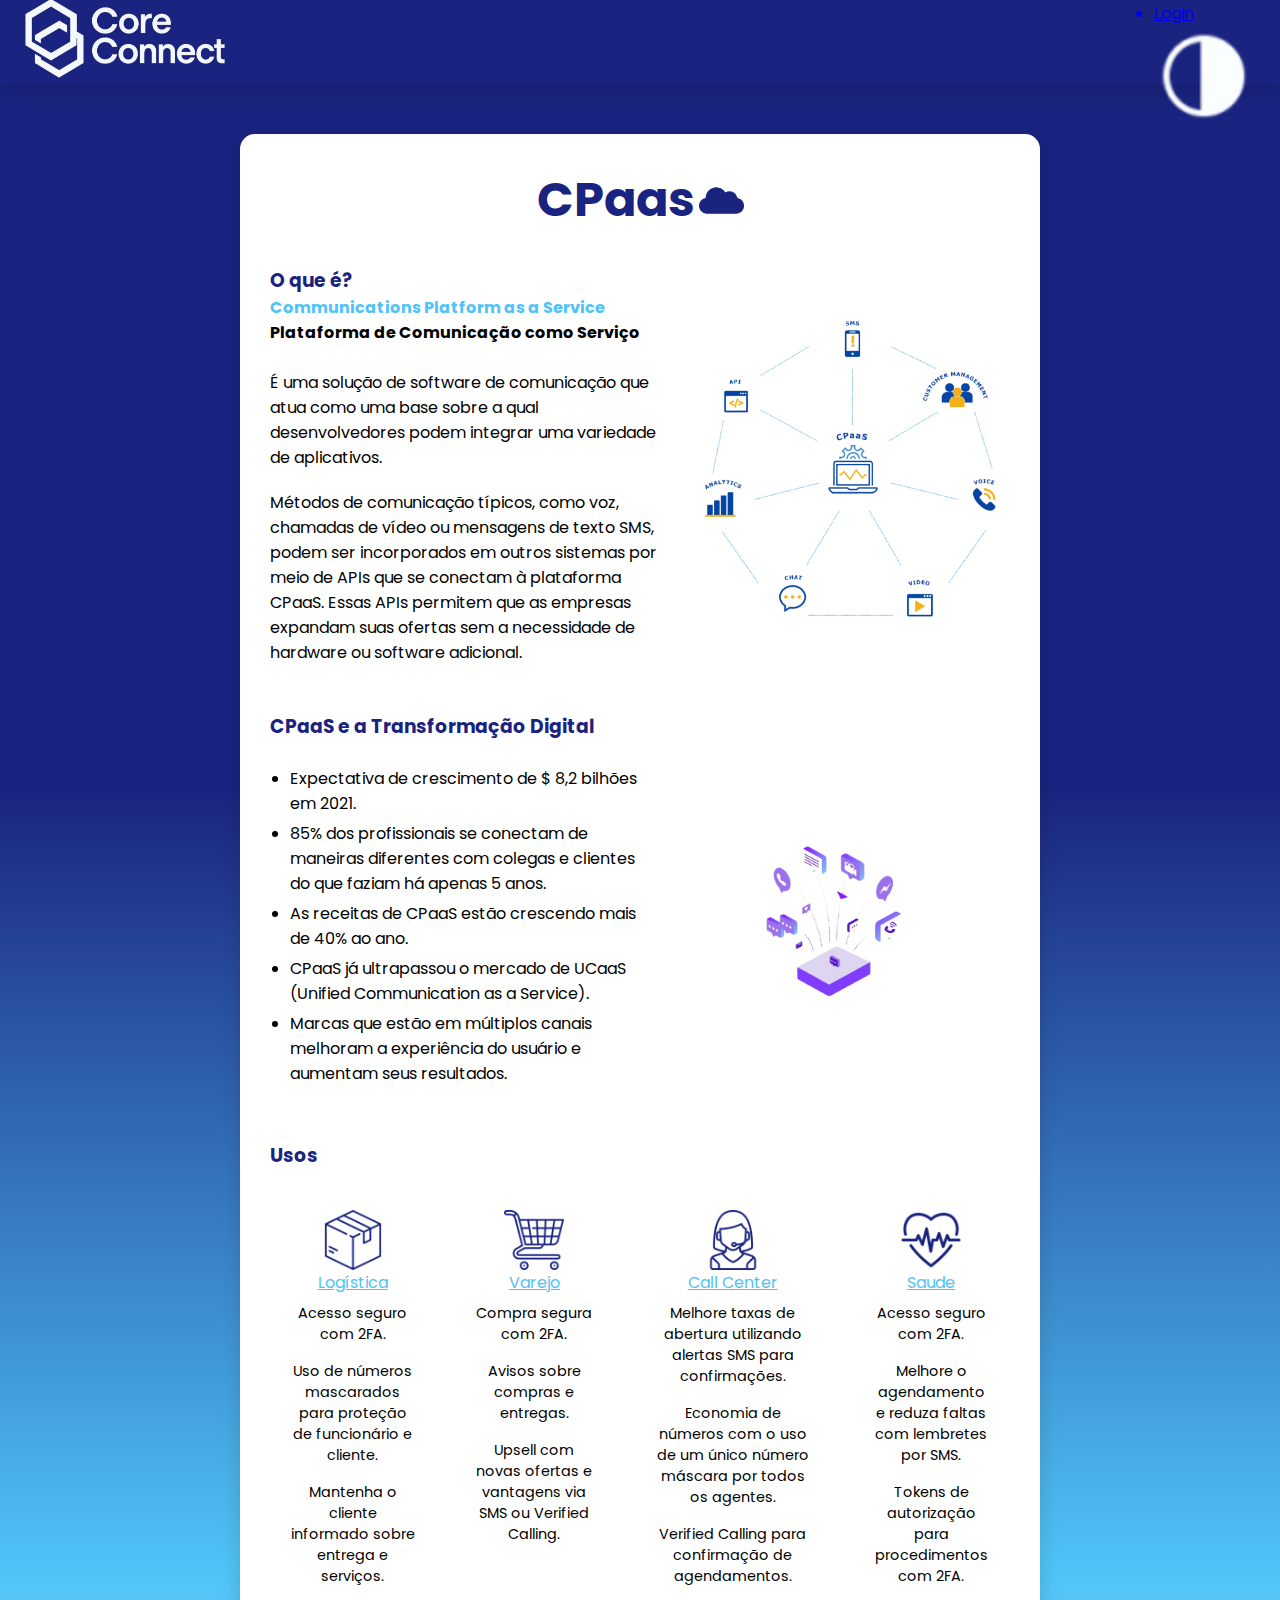
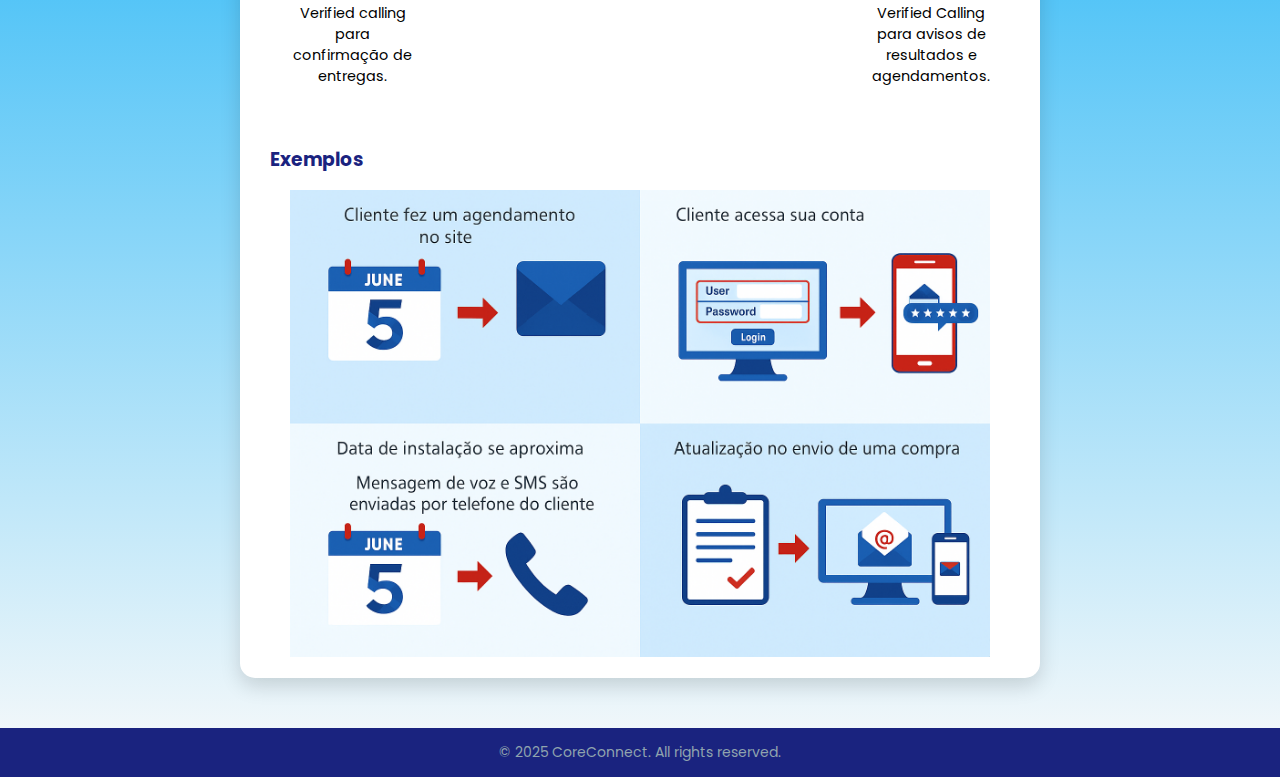
<file: 8 - CPaaS.html>
<!DOCTYPE html>
<html lang="en">
  <head>
    <meta charset="UTF-8" />
    <meta http-equiv="X-UA-Compatible" content="ie=edge">
    <meta name="viewport" content="width=device-width, initial-scale=1.0" />
    <link rel="shortcut icon" href="Imagens/favicon.ico" type="image/x-icon">
    <link rel="stylesheet" href="8-CPaaS.css" />
    <title>Core Connect</title>
  </head>
  <body>
    <header>
      <div class="logo">
        <a href="index.html"
          ><img src="Imagens/logo1.png" width="200" alt=""
        /></a>
      </div>
      <div class="menu">
        <nav>
          <ul>
            <a href="4 - Sobre Nós.html"><li>Sobre Nós</li></a>
            <a href="2 - Cadastro.html"><li>Cadastre-se</li></a>
            <a href="3 - Login.html"><li>Login</li></a>
          </ul>
        </nav>
        <img src="Imagens/imagenoite.png" height="100" width="100" />
      </div>
    </header>

    <div class="container">
      <div class="titulo2">
        <h1>CPaas</h1>
        <img src="Imagens/nuvemcpaas.png" width="200" alt="" />
      </div>
      <div class="titulo">
        <h3>O que é?</h3>
      </div>

      <div class="strong2">
        <div class="cps">Communications Platform as a Service</div>
        Plataforma de Comunicação como Serviço
      </div>

      <div class="chamada">
        <div class="chamada-texto">
          <p>
            É uma solução de software de comunicação que atua como uma base
            sobre a qual desenvolvedores podem integrar uma variedade de
            aplicativos.
          </p>
          <p>
            Métodos de comunicação típicos, como voz, chamadas de vídeo ou
            mensagens de texto SMS, podem ser incorporados em outros sistemas
            por meio de APIs que se conectam à plataforma CPaaS. Essas APIs
            permitem que as empresas expandam suas ofertas sem a necessidade de
            hardware ou software adicional.
          </p>
        </div>
        <img src="Imagens/graficocpaas.png" alt="" />
      </div>

      <div class="titulo">
        <h3>CPaaS e a Transformação Digital</h3>
      </div>
      <div class="spam">
        <ul>
          <li>Expectativa de crescimento de $ 8,2 bilhões em 2021.</li>
          <li>
            85% dos profissionais se conectam de maneiras diferentes com colegas
            e clientes do que faziam há apenas 5 anos.
          </li>
          <li>As receitas de CPaaS estão crescendo mais de 40% ao ano.</li>
          <li>
            CPaaS já ultrapassou o mercado de UCaaS (Unified Communication as a
            Service).
          </li>
          <li>
            Marcas que estão em múltiplos canais melhoram a experiência do
            usuário e aumentam seus resultados.
          </li>
        </ul>
        <img src="Imagens/imagedecpaas.png" alt="" />
      </div>
      <div class="titulo">
        <h3>Usos</h3>
      </div>
      <div class="usos">
        <div class="uso">
          <img src="Imagens/caixacpaas.png" alt="" />
          <div class="uso-cor">Logística</div>
          <p>Acesso seguro com 2FA.</p>
          <p>
            Uso de números mascarados para proteção de funcionário e cliente.
          </p>
          <p>Mantenha o cliente informado sobre entrega e serviços.</p>
          <p>Verified calling para confirmação de entregas.</p>
        </div>

        <div class="uso">
          <img src="Imagens/cartcpaas.png" alt="" />
          <div class="uso-cor">Varejo</div>
          <p>Compra segura com 2FA.</p>
          <p>Avisos sobre compras e entregas.</p>
          <p>
            Upsell com novas ofertas e vantagens via SMS ou Verified Calling.
          </p>
        </div>

        <div class="uso">
          <img src="Imagens/mulhercpaas.png" alt="" />
          <div class="uso-cor">Call Center</div>
          <p>
            Melhore taxas de abertura utilizando alertas SMS para confirmações.
          </p>
          <p>
            Economia de números com o uso de um único número máscara por todos
            os agentes.
          </p>
          <p>Verified Calling para confirmação de agendamentos.</p>
        </div>

        <div class="uso">
          <img src="Imagens/coracaocpaas.png" alt="" />
          <div class="uso-cor">Saude</div>
          <p>Acesso seguro com 2FA.</p>
          <p>Melhore o agendamento e reduza faltas com lembretes por SMS.</p>
          <p>Tokens de autorização para procedimentos com 2FA.</p>
          <p>Verified Calling para avisos de resultados e agendamentos.</p>
        </div>
      </div>
      <div class="titulo">
        <h3>Exemplos</h3>
      </div>

      <div class="exemplo1">
        <div class="exemplo2">
          <img src="Imagens/cpaas.png" alt="" />
        </div>
      </div>
    </div>
    <footer>© 2025 CoreConnect. All rights reserved.</footer>
  </body>
</html>
</file>
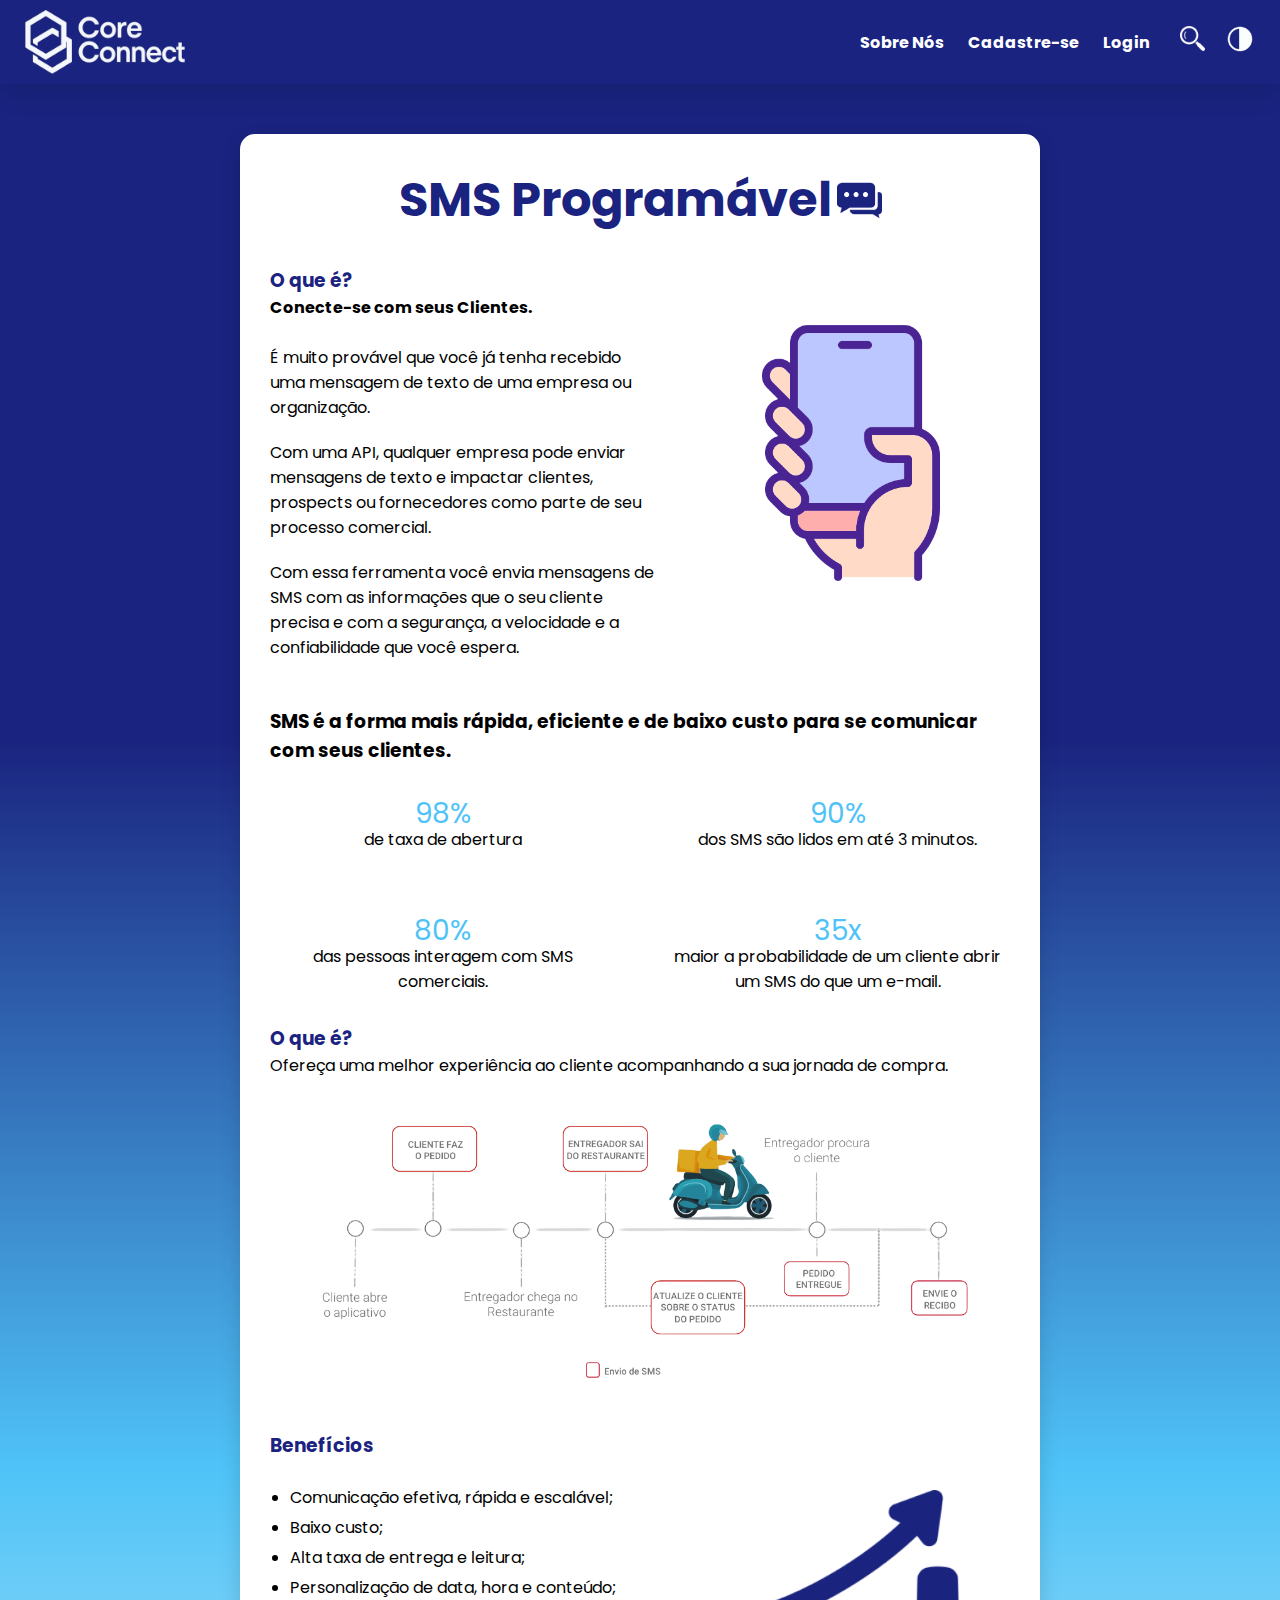
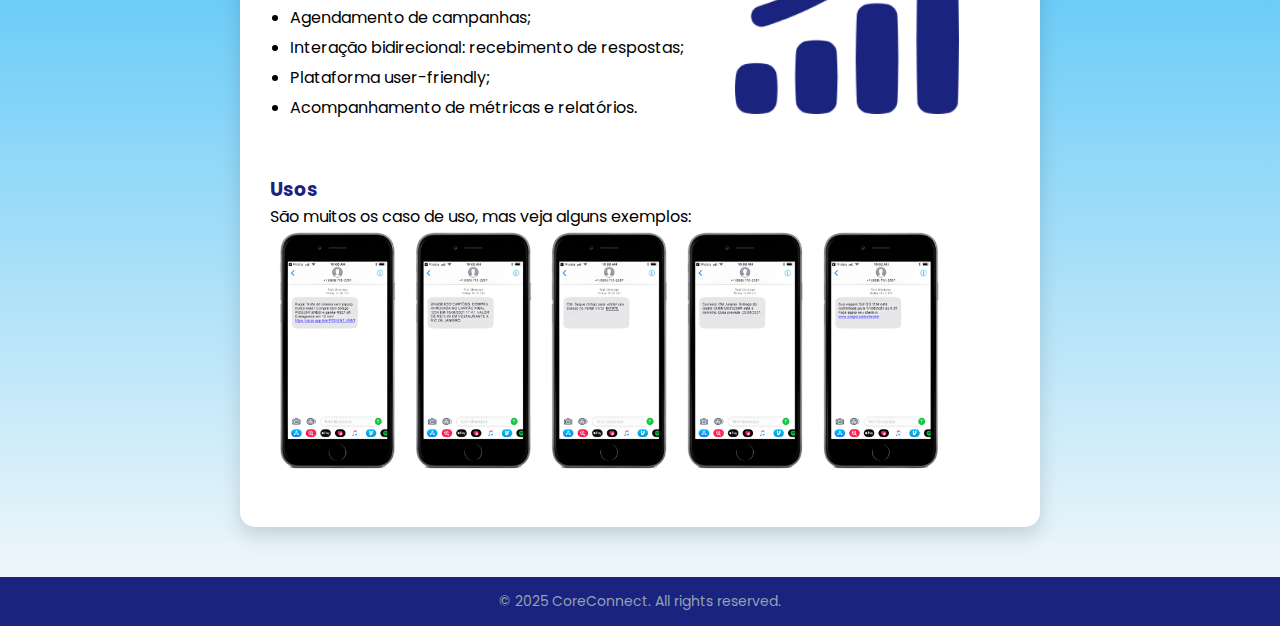
<file: 9 - SMS Programável.html>
<!DOCTYPE html>
<html lang="pt-br">
  <head>
    <meta charset="UTF-8" />
    <meta http-equiv="X-UA-Compatible" content="ie=edge" />
    <meta name="viewport" content="width=device-width, initial-scale=1.0" />
    <link rel="shortcut icon" href="Imagens/favicon.ico" type="image/x-icon" />
    <link rel="stylesheet" href="9-SMS Programável.css" />
    <title>Core Connect</title>
  </head>
  <body>
    <header>
      <div class="logo">
        <a href="index.html">
          <img
            src="Imagens/logo1.png"
            alt="logo CoreConnect"
            class="logoImage"
          />
        </a>
      </div>
      <div class="navHeader">
        <nav class="nav-main">
          <ul>
            <a href="4 - Sobre Nós.html"><li class="liHeader">Sobre Nós</li></a>
            <a href="2 - Cadastro.html"
              ><li class="liHeader">Cadastre-se</li></a
            >
            <a href="3 - Login.html"><li class="liHeader">Login</li></a>
          </ul>
        </nav>
        <div class="aumentarfonte">
          <button onclick="toggleControles()">
            <img src="Imagens/search-nav.png" alt="" class="search-nav" />
          </button>
          <div id="mnr-fonte" class="mnr" style="display: none">
            <button onclick="alterarFonte(2)">+</button>
            <button onclick="alterarFonte(-2)">-</button>
            <button onclick="resetarFonte()">Resetar</button>
          </div>
        </div>
        <button id="darkmode">
          <img
            src="Imagens/imagenoite.png"
            class="nightMode"
            alt="modo escuro"
          />
        </button>
        <div
          id="perfil-container"
          class="perfil-container"
          style="display: none"
        >
          <button id="perfil-btn" class="perfil-btn">
            <img id="perfil-img" src="Imagens/user.png" alt="Perfil" />
            <span id="perfil-nome">Usuário</span>
          </button>
          <div id="menu-perfil" class="menu-perfil">
            <button id="logout-btn">Sair</button>
          </div>
        </div>
        <div class="btn-abrir-menu" id="btn-menu">
          <img
            src="Imagens/menu_256dp_FFFFFF_FILL0_wght300_GRAD0_opsz48.png"
            alt=""
          />
        </div>
        <div class="menu-mobile" id="menu-mobile">
          <div class="fechar" id="fechar">
            <img
              src="Imagens/close_256dp_FFFFFF_FILL0_wght300_GRAD0_opsz48.png"
              alt=""
            />
          </div>
          <nav>
            <ul>
              <a href="4 - Sobre Nós.html"><li>Sobre Nós</li></a>
              <a href="2 - Cadastro.html"><li>Cadastre-se</li></a>
              <a href="3 - Login.html"><li>Login</li></a>
            </ul>
          </nav>
        </div>
        <div class="overlay-menu" id="overlay-menu"></div>
      </div>
    </header>
    <div class="container">
      <div class="titulo2">
        <h1>SMS Programável</h1>
        <img src="Imagens/chat-bubbles.png" alt="" />
      </div>
      <div>
        <h3 class="titulo">O que é?</h3>
        <strong>Conecte-se com seus Clientes.</strong>
      </div>
      <div class="ccsc">
        <div class="ccsc-texto">
          <p>
            É muito provável que você já tenha recebido uma mensagem de texto de
            uma empresa ou organização.
          </p>
          <p>
            Com uma API, qualquer empresa pode enviar mensagens de texto e
            impactar clientes, prospects ou fornecedores como parte de seu
            processo comercial.
          </p>
          <p>
            Com essa ferramenta você envia mensagens de SMS com as informações
            que o seu cliente precisa e com a segurança, a velocidade e a
            confiabilidade que você espera.
          </p>
        </div>

        <img src="Imagens/smscell.png" width="200" alt="" />
      </div>
      <h3 class="strong">
        SMS é a forma mais rápida, eficiente e de baixo custo para se comunicar
        com seus clientes.
      </h3>
      <div class="SMS">
        <div>
          <div class="np">98%</div>
          <p>de taxa de abertura</p>
        </div>
        <div>
          <div class="np">90%</div>
          <p>dos SMS são lidos em até 3 minutos.</p>
        </div>
        <div>
          <div class="np">80%</div>
          <p>das pessoas interagem com SMS comerciais.</p>
        </div>
        <div>
          <div class="np">35x</div>
          <p>
            maior a probabilidade de um cliente abrir um SMS do que um e-mail.
          </p>
        </div>
      </div>
      <div>
        <h3 class="titulo">O que é?</h3>
        Ofereça uma melhor experiência ao cliente acompanhando a sua jornada de
        compra.
      </div>
      <div class="smsgrafico1">
        <img src="Imagens/smsgrafico1.png" width="500" alt="" />
      </div>
      <div>
        <h3 class="titulo">Benefícios</h3>
      </div>

      <div class="beneficios">
        <ul>
          <li>Comunicação efetiva, rápida e escalável;</li>
          <li>Baixo custo;</li>
          <li>Alta taxa de entrega e leitura;</li>
          <li>Personalização de data, hora e conteúdo;</li>
          <li>Agendamento de campanhas;</li>
          <li>Interação bidirecional: recebimento de respostas;</li>
          <li>Plataforma user-friendly;</li>
          <li>Acompanhamento de métricas e relatórios.</li>
        </ul>

        <img src="Imagens/smsgrafico2.png" width="200" alt="" />
      </div>
      <div>
        <h3 class="titulo">Usos</h3>
        São muitos os caso de uso, mas veja alguns exemplos:
      </div>
      <div class="usos">
        <img
          id="imagemModo"
          src="Imagens/smscelulares.png"
          width="200"
          alt=""
        />
      </div>
    </div>

    <footer>© 2025 CoreConnect. All rights reserved.</footer>
    <script src="js/darkmode.js"></script>
    <script src="js/font.js"></script>
    <script src="js/menu_mobile.js"></script>
    <script src="js/loginStatus.js"></script>
  </body>
</html>
</file>
<file: 1 - Tela Inicial.css>
@import url("https://fonts.googleapis.com/css2?family=Open+Sans:ital,wght@0,300..800;1,300..800&family=Poppins:ital,wght@0,100;0,200;0,300;0,400;0,500;0,600;0,700;0,800;0,900;1,100;1,200;1,300;1,400;1,500;1,600;1,700;1,800;1,900&display=swap");

* {
  margin: 0;
  padding: 0;
  box-sizing: border-box;
}

:root {
  --cor-principal: #1a237f;
  --cor-secundária: #4fc3f7;
  --cor-fundo: #fafafa;
  --sombra: #00000025;
  --opacidade: 1;
  --cor-texto-1: #ffffff;
  --cor-texto-2: #1a237f;
  --cor-caixa: #ffffff;
  --cor-texto-caixa: #4f585d;
  --cor-footer: #90a4ae;
  --fonte-principal: "Poppins", sans-serif;
}

.dark-mode {
  --cor-principal: #0f172a;
  --cor-secundária: #172554;
  --cor-fundo: #1d3370;
  --sombra: #00000050;
  --opacidade: 0.8;
  --cor-texto-1: #d0d2d8;
  --cor-texto-2: #ededed;
  --cor-texto-caixa: #bfbfc0;
  --cor-caixa: #ffffff10;
  --cor-icon: invert() grayscale(1);
}

body {
  width: 100%;
  height: 100%;
  font-family: var(--fonte-principal);
}

/* Header */

header {
  display: flex;
  justify-content: space-between;
  position: relative;
  width: 100%;
  height: 84px;
  padding: 25px;
  background-color: var(--cor-principal);
  box-shadow: 0px 4px 30px var(--sombra);
}

.logo {
  display: flex;
  align-items: center;
}

.logoImage {
  display: flex;
  width: 160px;
  opacity: var(--opacidade);
}

.navHeader {
  display: flex;
  justify-content: center;
  align-items: center;
  gap: 20px;
}

.liHeader {
  display: inline-flex;
  padding: 10px;
  list-style: none;
  font-size: 1em;
  color: var(--cor-texto-1);
  font-weight: bold;
}

.liHeader:hover {
  text-decoration: underline;
}

.nightMode {
  box-sizing: content-box;
  width: 30px;
  padding-right: 0px;
  opacity: var(--opacidade);
}

#darkmode {
  background-color: #00000000;
  border-style: none;
  cursor: pointer;
}

/* Slogan */

.slogan {
  display: flex;
  justify-content: center;
  align-items: center;
  flex-wrap: wrap;
  gap: 350px;
  padding: 40px;
  width: 100%;
  height: 400px;
  background: linear-gradient(
    to bottom,
    var(--cor-principal),
    var(--cor-secundária)
  );
  color: var(--cor-texto-1);
}

.sloganTitle {
  display: flex;
  flex-direction: column;
  gap: 45px;
}

.sloganTitle h1 {
  font-size: 3.6em;
}

.sloganTitle h2 {
  width: 450px;
  height: 105px;
  font-size: 1.6em;
  font-weight: normal;
}

.sloganImg {
  opacity: var(--opacidade);
  width: 100%;
}

/* Tecnologias */

.tecnologias {
  display: flex;
  justify-content: center;
  align-items: center;
  flex-wrap: wrap;
  width: 100%;
  padding: 0px 60px 30px 60px;
  background: linear-gradient(
    to bottom,
    var(--cor-secundária) 0%,
    var(--cor-fundo) 15%
  );
}

.ttPadding {
  width: 100%;
  padding: 50px;
  display: flex;
  justify-content: center;
  flex-wrap: wrap;
}

.techTitle {
  display: flex;
  justify-content: center;
  align-items: center;
  width: 1200px;
  height: 76px;
  border-radius: 30px;
  font-size: 1.15em;
  font-weight: bold;
  background-color: var(--cor-caixa);
  color: var(--cor-texto-2);
  box-shadow: 0px 4px 20px var(--sombra);
}

.techImg {
  filter: var(--cor-icon);
}

.items {
  display: flex;
  justify-content: center;
  align-items: center;
  text-align: center;
  flex-direction: column;
  width: 353px;
  height: 247px;
  margin: 35px;
  border-radius: 20px;
  padding: 20px;
  gap: 10px;
  background-color: var(--cor-caixa);
  box-shadow: 0px 4px 20px var(--sombra);
}

.items a {
  text-decoration: none;
  font-size: 1.3em;
  color: var(--cor-texto-2);
}

.items a:hover {
  text-decoration: underline;
}

.items span {
  font-size: 0.9em;
  color: var(--cor-texto-caixa);
}

.items img {
  width: 60px;
}

#cloudImg {
  width: 80px;
  margin: -15px;
}

#cellphoneImg {
  width: 60px;
}

#smsImg {
  margin-bottom: -5px;
}

/* Footer */

footer {
  display: flex;
  justify-content: center;
  align-items: center;
  width: 100%;
  height: 50px;
  background-color: var(--cor-principal);
  color: var(--cor-footer);
}

@media screen and (max-width: 1300px) {
  /* Header */

  header {
    padding: 15px;
    height: 70px;
  }

  .logoImage {
    width: 130px;
  }

  nav {
    display: none;
  }

  .nightMode {
    width: 25px;
  }

  /* Slogan */

  .slogan {
    gap: 0;
    height: 230px;
  }

  .sloganTitle {
    justify-content: center;
    gap: 30px;
  }

  .sloganTitle h1 {
    text-align: center;
    font-size: 2.3em;
  }

  .sloganTitle h2 {
    text-align: center;
    font-size: 1.3em;
    width: 100%;
    height: auto;
  }

  .sloganImg {
    display: none;
  }

  /* Tecnologias */

  .tecnologias {
    padding: 20px 0px 0px 0px;
    background: linear-gradient(
      to bottom,
      var(--cor-secundária) 0%,
      var(--cor-fundo) 5%
    );
  }

  .ttPadding {
    padding: 0px 0px 10px 0px;
  }

  .techTitle {
    width: 330px;
    font-size: 0.83em;
    border-radius: 20px;
  }

  .items {
    width: 157px;
    height: 120px;
    gap: 0;
    padding: 5px;
    margin: 15px 10px;
  }

  .items a {
    font-size: 1em;
  }

  .items img {
    width: 40px;
  }

  #cloudImg {
    width: 60px;
  }

  #cellphoneImg {
    width: 40px;
  }

  .numMáscara {
    font-size: 1.1em;
  }

  .gvc {
    font-size: 1.05em;
  }

  .sms {
    font-size: 1.1em;
  }

  .items span {
    display: none;
  }

  footer {
    height: 30px;
    font-size: 0.75em;
  }
}
</file>
<file: 2 - Login e Cadastro.css>
@font-face {
  font-family: "Poppins";
  src: url(Fontes/Poppins-Regular.ttf) format("truetype");
  font-weight: 400;
  font-style: normal;
}
@font-face {
  font-family: "Poppins";
  src: url(Fontes/Poppins-Bold.ttf) format("truetype");
  font-weight: 700;
  font-style: normal;
}
@font-face {
  font-family: "Poppins";
  src: url(Fontes/Poppins-Medium.ttf) format("truetype");
  font-weight: 500;
  font-style: normal;
}

/* Login */

* {
  margin: 0;
  padding: 0;
  box-sizing: border-box;
}

:root {
  --cor-principal: #1a237f;
  --cor-secundária: #4fc3f7;
  --cor-fundo: #fafafa;
  --cor-caixa: #fafafa;
  --sombra: #00000050;
  --opacidade: 1;
  --cor-login: #e6e6e6;
  --cor-placeholder: #8c8c8c;
  --cor-input: #000000;
  --cor-checkbox: #575757;
  --cor-checkbox: #575757;
  --checkbox-hover: #868686;
  --checkbox-checked: #4caf50;
  --cor-submit: #2c59a7;
  --texto-submit: #fafafa;
  --cor-cadastro: #1a237f;
  --cor-texto-1: #000000;
  --cor-texto-2: #1a237f;
  --fonte-principal: "Poppins", sans-serif;
}

.dark-mode {
  --cor-principal: #0f172a;
  --cor-secundária: #172554;
  --cor-fundo: #1d3370;
  --cor-caixa: #ffffff10;
  --sombra: #00000050;
  --opacidade: 0.8;
  --cor-login: #d0d2d850;
  --cor-placeholder: #d0d2d8;
  --cor-input: #ffffff;
  --cor-checkbox: #dcdcdc;
  --checkbox-hover: #d0d2d890;
  --checkbox-checked: #4caf50;
  --cor-submit: #19284c;
  --texto-submit: #d0d2d8;
  --cor-cadastro: #6682c5;
  --cor-texto-1: #d0d2d8;
  --cor-texto-2: #ededed;
  --cor-icon: invert() grayscale(1);
}

body {
  display: flex;
  justify-content: center;
  align-items: center;
  flex-direction: column;
  font-family: var(--fonte-principal);
  width: 100vw;
  height: 100vh;
  background-image: linear-gradient(
    to bottom,
    var(--cor-principal),
    var(--cor-secundária),
    var(--cor-fundo)
  );
}

header {
  display: flex;
  justify-content: space-between;
  align-items: flex-start;
  position: fixed;
  top: 0;
  width: 100%;
  z-index: 9999;
}

.buttons {
  display: inline-flex;
  align-items: center;
}

.logo {
  top: 0;
  left: 0;
  width: 170px;
  padding: 10px;
  opacity: var(--opacidade);
}

.aumentarfonte {
  position: relative;
}

.aumentarfonte button {
  border: none;
  background-color: #00000000;
  cursor: pointer;
}

.search-nav {
  width: 27px;
}

.mnr {
  position: absolute;
  top: 100%;
  left: -30px;
  background: #f1f1f1;
  padding: 10px;
  border-radius: 8px;
}

.mnr button {
  display: block;
  width: 100%;
  margin-bottom: 6px;
  padding: 8px;
  font-size: 16px;
  border: none;
  border-radius: 6px;
  background-color: var(--cor-principal);
  color: white;
  cursor: pointer;
}

.nightMode {
  box-sizing: content-box;
  width: 35px;
  padding: 10px;
  opacity: var(--opacidade);
}

#darkmode {
  background-color: #00000000;
  border-style: none;
  cursor: pointer;
}

main {
  display: flex;
  justify-content: center;
  align-items: center;
}

.container {
  background-color: var(--cor-caixa);
  border-radius: 40.08px;
  width: 505px;
  height: 520px;
  box-shadow: 0px 4px 50px var(--sombra);
}

.containerCad {
  background-color: var(--cor-caixa);
  border-radius: 40.08px;
  width: 505px;
  height: 560px;
  box-shadow: 0px 4px 50px var(--sombra);
}

.title {
  display: flex;
  justify-content: center;
  align-items: center;
  flex-wrap: wrap;
  padding: 48.1px 0px 32.06px 0px;
  gap: 10px;
  color: var(--cor-texto-1);
}

.titleCad {
  display: flex;
  justify-content: center;
  align-items: center;
  flex-wrap: wrap;
  padding: 48.1px 0px 32.06px 0px;
  gap: 10px;
  color: var(--cor-texto-1);
}

h1 {
  font-size: 36.072px;
}

h2 {
  font-size: 17.64px;
  font-weight: 500;
}

.login {
  display: flex;
  justify-content: center;
  align-items: center;
  flex-wrap: wrap;
  gap: 16.03px;
}

.loginBox {
  border-style: none;
  border-radius: 20px;
  width: 376.75px;
  height: 56.11px;
  padding-left: 40.08px;
  font-size: 14px;
}

input {
  color: var(--cor-input);
}

.email {
  background: var(--cor-login) url("Imagens/imageinicio1.png") no-repeat center
    center / 16.03px 16.03px;
  background-position: left 12.02px top 20.04px;
}

.password {
  background: var(--cor-login) url("Imagens/imageinicio2.png") no-repeat center
    center / 16.03px 16.03px;
  background-position: left 12.02px top 20.04px;
}

.loginBox::placeholder {
  color: var(--cor-placeholder);
}

.checkbox-wrapper {
  display: flex;
  align-items: center;
  width: 190px;
  padding: 20px 0px 20px 68px;
  gap: 15px;
  font-size: 12.5px;
  font-weight: bold;
}

label {
  color: var(--cor-texto-1);
}

.checkbox {
  display: none;
}

.custom-checkbox {
  width: 20.04px;
  height: 20.04px;
  border-radius: 8.02px;
  background-color: var(--cor-checkbox);
  transition: background-color 0.3s;
  position: relative;
  cursor: pointer;
}

.custom-checkbox:hover {
  background-color: var(--checkbox-hover);
}

.checkbox:checked + .custom-checkbox {
  background: var(--checkbox-checked)
    url('data:image/svg+xml;utf8,<svg fill="white" viewBox="0 0 16 16" xmlns="http://www.w3.org/2000/svg"><path d="M6.173 13.127a.75.75 0 01-1.06 0l-3.24-3.24a.75.75 0 111.06-1.06l2.71 2.71 6.97-6.97a.75.75 0 111.06 1.06l-7.5 7.5z"/></svg>')
    no-repeat center center / 15px 15px;
}

.submit {
  display: flex;
  justify-content: center;
  align-items: center;
  flex-wrap: wrap;
}

.submitBox {
  border-style: none;
  border-radius: 20px;
  width: 376.75px;
  height: 56.11px;
  font-size: 20px;
  font-weight: 600;
  background-color: var(--cor-submit);
  color: var(--texto-submit);
}

.submitBox:hover {
  background-color: var(--cor-principal);
  transition: background-color 0.3s;
  cursor: pointer;
}

.cadastro {
  display: flex;
  justify-content: center;
  align-items: center;
  padding: 20px;
  gap: 90px;
  font-size: 12.5px;
  font-weight: bold;
  color: var(--cor-texto-1);
}

.cadastre-se {
  color: var(--cor-principal);
  text-decoration: none;
  color: var(--cor-cadastro);
}

.cadastre-se:hover {
  text-decoration: underline;
}

/* Cadastro */

.cad {
  display: flex;
  justify-content: center;
  align-items: center;
  flex-wrap: wrap;
  gap: 20px;
}

.cadBox {
  width: 188.375px;
  height: 28px;
  border-style: none;
  border-radius: 10px;
  padding-left: 10px;
  background-color: var(--cor-login);
}

.cadBox::placeholder {
  color: var(--cor-placeholder);
}

select {
  color: var(--cor-placeholder);
}

.csenha {
  width: 400px;
  text-align: center;
}

.date {
  padding-right: 10px;
  color: var(--cor-placeholder);
}

.submitBoxCad {
  border-style: none;
  border-radius: 20px;
  width: 376.75px;
  height: 56.11px;
  margin-top: 30px;
  font-size: 20px;
  font-weight: 600;
  background-color: var(--cor-submit);
  color: var(--texto-submit);
}

.submitBoxCad:hover {
  background-color: var(--cor-principal);
  transition: background-color 0.3s;
  cursor: pointer;
}

/* Overlay que cobre tudo com fundo desfocado */
.overlay-mensagem {
  position: fixed;
  top: 0;
  left: 0;
  width: 100vw;
  height: 100vh;
  backdrop-filter: blur(6px);
  background-color: rgba(0, 0, 0, 0.25); /* leve escurecimento */
  display: flex;
  justify-content: center;
  align-items: center;
  z-index: 10000;
  visibility: hidden; /* começa escondido */
  opacity: 0;
  transition: opacity 0.3s ease;
}

/* Quando ativar a classe visível */
.overlay-mensagem.show {
  visibility: visible;
  opacity: 1;
}

/* Caixa da mensagem dentro do overlay */
.mensagem {
  background-color: white;
  padding: 25px 30px;
  border-radius: 12px;
  max-width: 380px;
  width: 90vw;
  box-shadow: 0 8px 20px rgba(0, 0, 0, 0.25);
  font-weight: 600;
  font-size: 16px;
  white-space: pre-line;
  word-wrap: break-word;
  text-align: center;
  cursor: default;
  user-select: none;
}

/* Cores para erro */
.mensagem.erro {
  border: 2px solid #f5c2c7;
  background-color: #f8d7da;
  color: #842029;
}

/* Cores para sucesso */
.mensagem.sucesso {
  border: 2px solid #badbcc;
  background-color: #d1e7dd;
  color: #0f5132;
}


@media screen and (max-width: 767px) {
  /* Header */

  header {
    height: 100px;
  }

  main {
    padding-top: 30px;
  }

  .logo {
    width: 130px;
  }

  .search-nav {
    width: 20px;
  }

  .nightMode {
    width: 25px;
  }

  /* Login Box */

  .container {
    width: 355px;
    height: 430px;
    border-radius: 35px;
  }

  h1 {
    font-size: 1.6em;
  }

  h2 {
    font-size: 0.9em;
  }

  .login {
    gap: 10px;
  }

  .loginBox {
    width: 280px;
    height: 50px;
    padding-left: 40px;
    font-size: 0.8em;
  }

  .email {
    background: var(--cor-login) url("Imagens/imageinicio1.png") no-repeat
      center center / 16.03px 16.03px;
    background-position: left 12.02px top 16px;
  }

  .password {
    background: var(--cor-login) url("Imagens/imageinicio2.png") no-repeat
      center center / 16.03px 16.03px;
    background-position: left 12.02px top 16px;
  }

  .checkbox-wrapper {
    width: 145px;
    padding: 15px 0px 15px 30px;
    font-size: 0.75em;
  }

  .submitBox {
    width: 280px;
    height: 53px;
    font-size: 1.2em;
  }

  .cadastro {
    padding: 15px;
    gap: 50px;
    font-size: 0.6em;
  }

  /* Cadastro */

  .containerCad {
    width: 360px;
    height: 500px;
    border-radius: 35px;
  }

  .titleCad {
    padding: 30px 0px;
  }

  .cadBox {
    width: 140px;
    height: 28px;
    border-style: none;
    border-radius: 10px;
    font-size: 0.8em;
  }
  
  .csenha {
    width: 300px;
    text-align: center;
  }

  .date {
    padding-right: 10px;
    color: var(--cor-placeholder);
  }

  .cadBox.hasValue {
    color: #000000;
  }

  .submitBoxCad {
    width: 280px;
    height: 53px;
    margin-top: 20px;
    font-size: 1.2em;
  }
}
</file>
<file: 4 - Sobre Nós.css>
@import url("https://fonts.googleapis.com/css2?family=Open+Sans:ital,wght@0,300..800;1,300..800&family=Poppins:ital,wght@0,100;0,200;0,300;0,400;0,500;0,600;0,700;0,800;0,900;1,100;1,200;1,300;1,400;1,500;1,600;1,700;1,800;1,900&display=swap");

* {
  margin: 0;
  padding: 0;
  box-sizing: border-box;
  font-family: "Poppins", sans-serif;
}

:root {
  --cor-principal: #1a237f;
  --cor-secundária: #4fc3f7;
  --cor-fundo: #fafafa;
  --sombra: #00000025;
  --opacidade: 1;
  --cor-texto-1: #ffffff;
  --cor-texto-2: #1a237f;
  --cor-texto-3: #000000;
  --cor-texto-caixa: #4f585d;
  --cor-footer: #90a4ae;
  --cor-overlay: #000000a7;
  --fonte-principal: "Poppins", sans-serif;
}

.dark-mode {
  --cor-principal: #0f172a;
  --cor-secundária: #172554;
  --cor-fundo: #1d3370;
  --sombra: #00000050;
  --opacidade: 0.8;
  --cor-texto-1: #d0d2d8;
  --cor-texto-2: #ffffff;
  --cor-texto-3: #ededed;
  --cor-overlay: #0f172aa7;
  --cor-icon: invert() grayscale(1);
}

body,
html {
  width: 100%;
  height: 100%;
  font-family: var(--fonte-principal);
}

/* Header */

header {
  display: flex;
  justify-content: space-between;
  align-items: center;
  position: relative;
  width: 100%;
  height: 84px;
  padding: 25px;
  background-color: var(--cor-principal);
  box-shadow: 0px 4px 30px var(--sombra);
}

.logo {
  display: flex;
  align-items: center;
}

.logoImage {
  display: flex;
  width: 160px;
  opacity: var(--opacidade);
}

.navHeader {
  display: flex;
  justify-content: center;
  align-items: center;
  gap: 20px;
}

.liHeader {
  display: inline-flex;
  padding: 10px;
  list-style: none;
  font-size: 0.75em;
  color: var(--cor-texto-1);
  font-weight: bold;
}

.liHeader:hover {
  text-decoration: underline;
}

.aumentarfonte {
  position: relative;
  margin-left: -20px;
}

.aumentarfonte button {
  border: none;
  background-color: var(--cor-principal);
  cursor: pointer;
}

.search-nav {
  width: 25px;
}

.mnr {
  position: absolute; /* posiciona relativamente ao botão */
  top: 100%; /* faz o menu aparecer logo abaixo do botão */
  background: #f1f1f1;
  padding: 10px;
  border-radius: 8px;
}

.mnr button {
  display: block;
  width: 100%;
  margin-bottom: 6px;
  padding: 8px;
  font-size: 16px;
  border: none;
  border-radius: 6px;
  background-color: var(--cor-principal);
  color: white;
  cursor: pointer;
}

.nightMode {
  box-sizing: content-box;
  width: 30px;
  padding-right: 0px;
  opacity: var(--opacidade);
}

#darkmode {
  background-color: #00000000;
  border-style: none;
  cursor: pointer;
}

.btn-abrir-menu,
.menu-mobile,
.overlay-menu {
  display: none;
}

.slogan {
  display: flex;
  justify-content: center;
  align-items: center;
  gap: 200px;
  padding: 40px;
  width: 100%;
  height: 380px;
  background: linear-gradient(to bottom, var(--cor-principal), var(--cor-secundária));
  color: var(--cor-texto-1);
}

.logoSlogan {
  width: 350px;
}

.sloganPhrase {
  position: relative;
  font-size: 2.6em;
  text-align: end;
  width: 500px;
}

.text {
  display: flex;
  flex-direction: column;
  width: 100%;
  gap: 20px;
  padding-bottom: 30px;
  background: linear-gradient(to bottom, var(--cor-secundária) 0%, var(--cor-fundo) 6%);
  color: var(--cor-texto-3);
}

.textPadding {
  padding: 5px 250px;
}

.text p, ul{
  font-size: 1.331em;
  font-weight: 550;
  padding: 0px 20px;
}

.listStyle {
  list-style: none;
  padding: 15px 0px;
}

.linha-com-titulo {
  display: flex;
  align-items: center;
  gap: 20px; /* Espaço entre as linhas e o texto */
  margin-bottom: 20px;
}

.linha {
  flex: 1; /* Faz com que a linha ocupe o espaço disponível */
  height: 8px;
  background-color: var(--cor-principal); /* Azul escuro */
  border-radius: 10px; /* Deixa a linha com pontas arredondadas */
  margin: 0 15px;
}

.textTitle {
  white-space: nowrap;
  color: var(--cor-texto-2);
  font-weight: bold;
  font-size: 2.8em;
  gap: 20px;
  padding: 10px 0px;
  margin: 0;
}

h2 {
  color: var(--cor-texto-2);
  font-weight: bold;
  padding: 10px 0px;
  font-size: 1.7em;
  padding: 20px 0px;
}

footer {
  display: flex;
  justify-content: center;
  align-items: center;
  width: 100%;
  height: 50px;
  background-color: var(--cor-principal);
  color: var(--cor-footer);
}
</file>
<file: 5 - 2FA.css>
@font-face {
  font-family: "Poppins";
  src: url(Fontes/Poppins-Regular.ttf) format("truetype");
  font-weight: 400;
  font-style: normal;
}
@font-face {
  font-family: "Poppins";
  src: url(Fontes/Poppins-Bold.ttf) format("truetype");
  font-weight: 700;
  font-style: normal;
}
@font-face {
  font-family: "Poppins";
  src: url(Fontes/Poppins-Light.ttf) format("truetype");
  font-weight: 300;
  font-style: normal;
}

* {
  margin: 0;
  padding: 0;
  box-sizing: border-box;
}
:root {
  --cor-principal: #1a237f;
  --cor-secundária: #4fc3f7;
  --cor-fundo: #fafafa;
  --sombra: #00000025;
  --opacidade: 1;
  --cor-texto-1: #ffffff;
  --cor-texto-2: #1a237f;
  --cor-caixa: #ffffff;
  --cor-texto-caixa: #4f585d;
  --cor-texto: #000000;
  --cor-footer: #90a4ae;
  --fonte-principal: "Poppins", sans-serif;
  --texto-ciano: #4fc3f7;
  --cor-overlay: #000000a7;
  --cor-login: #1d278e;
  --cor-button-sair: #ffffffd4;
  --cor-button-sair-hover: rgb(241, 241, 241);
  --filtro-cadeado: invert(18%) sepia(87%) saturate(800%) hue-rotate(190deg);
}

.dark-mode {
  --cor-principal: #0f172a;
  --cor-secundária: #172554;
  --cor-fundo: #1d3370;
  --sombra: #00000050;
  --opacidade: 0.8;
  --cor-texto-1: #d0d2d8;
  --cor-texto-2: #ededed;
  --cor-texto: #d0d2d8;
  --cor-texto-caixa: #bfbfc0;
  --cor-caixa: #ffffff10;
  --cor-overlay: #0f172aa7;
  --cor-login: #15203a;
  --cor-button-sair: #ffffff10;
  --cor-button-sair-hover: #ffffff20;
  --cor-icon: invert() grayscale(1);
  --filtro-cadeado: invert(100%);
  --invert: invert() grayscale(1);
}

body {
  font-family: "Poppins", sans-serif;
  background: linear-gradient(
    to bottom,
    var(--cor-principal) 33%,
    var(--cor-secundária) 66%,
    var(--cor-fundo)
  );
}

/* Header */

header {
  display: flex;
  justify-content: space-between;
  align-items: center;
  position: relative;
  width: 100%;
  height: 84px;
  padding: 25px;
  background-color: var(--cor-principal);
  box-shadow: 0px 4px 30px var(--sombra);
  z-index: 999999999999;
}

.logo {
  display: flex;
  align-items: center;
}

.logoImage {
  display: flex;
  width: 160px;
  opacity: var(--opacidade);
}

.navHeader {
  display: flex;
  justify-content: center;
  align-items: center;
  gap: 20px;
}

.liHeader {
  display: inline-flex;
  padding: 10px;
  list-style: none;
  font-size: 1em;
  color: var(--cor-texto-1);
  font-weight: bold;
}

.liHeader:hover {
  text-decoration: underline;
}

.aumentarfonte {
  position: relative;
}

.aumentarfonte button {
  border: none;
  background-color: var(--cor-principal);
  cursor: pointer;
}

.search-nav {
  width: 25px;
}

.mnr {
  position: absolute;
  top: 100%;
  left: -30px;
  background: #f1f1f1;
  padding: 10px;
  border-radius: 8px;
}

.mnr button {
  display: block;
  width: 100%;
  margin-bottom: 6px;
  padding: 8px;
  font-size: 16px;
  border: none;
  border-radius: 6px;
  background-color: var(--cor-principal);
  color: white;
  cursor: pointer;
}

.nightMode {
  box-sizing: content-box;
  width: 30px;
  padding-right: 0px;
  opacity: var(--opacidade);
}

#darkmode {
  background-color: #00000000;
  border-style: none;
  cursor: pointer;
}

.btn-abrir-menu,
.menu-mobile,
.overlay-menu {
  display: none;
}

.perfil-container {
  position: relative;
  margin-left: 5px;
}

.perfil-btn {
  display: flex;
  align-items: center;
  background: none;
  border: none;
  cursor: pointer;
  gap: 8px;
  padding: 8px 12px;
  border-radius: 25px;
  box-shadow: 4px 4px 20px 10px var(--sombra);
  background-color: var(--cor-login);
  color: var(--cor-texto-1);
  font-weight: bold;
}

.perfil-btn img {
  width: 32px;
  height: 32px;
}

.menu-perfil {
  position: absolute;
  top: 110%;
  right: 20%;
  background-color: var(--cor-button-sair);
  border: 1px solid #ccc;
  box-shadow: 0 4px 8px rgba(0,0,0,0.2);
  border-radius: 8px;
  display: none;
  z-index: 9999;
}

.menu-perfil button {
  background: none;
  border: none;
  padding: 10px 20px;
  width: 100%;
  text-align: left;
  cursor: pointer;
  font-weight: bold;
  color: var(--cor-texto-2);
}

.menu-perfil button:hover {
  background-color: var(--cor-button-sair-hover);
  border-radius: 8px;
}

.container {
  background-color: var(--cor-caixa);
  box-shadow: 0px 8px 20px var(--sombra);
  max-width: 800px;
  margin: 50px auto;
  padding: 30px;
  border-radius: 15px;
  color: var(--cor-texto);
}

.titulo2 {
  display: flex;
  justify-content: center;
  align-items: center;
  gap: 5px;
  font-size: 1.5em;
  color: var(--cor-texto-2);
}

.cadeado {
  filter: var(--filtro-cadeado);
}

.titulo {
  color: var(--cor-texto-2);
  margin-top: 30px;
}
.dois_fatores {
  color: var(--cor-texto-caixa);
  position: relative;
  bottom: 15px;
}

.p2FA {
  display: flex;
  align-items: center;
  gap: 20px;
  padding: 20px;
}
.p2FA li {
  margin: 20px 0px;
}
.p2FA img {
  width: 200px;
  height: auto;
  border-radius: 8px;
}

.add {
  position: relative;
  bottom: 12px;
}

.porc-area {
  margin: 30px 0;
  font-size: 1.1em;
  font-weight: bold;
}
.porc {
  font-weight: bold;
  font-size: 1.4em;
  display: inline-block;
  margin-right: 8px;
  color: var(--texto-ciano);
}
.porc-area .fonte {
  font-size: 0.625em;
  color: var(--cor-texto-caixa);
  margin-top: 10px;
}

.como_funciona {
  display: grid;
  grid-template-columns: 1fr 1fr;
  gap: 50px;
  margin: 30px 0;
  text-align: center;
}
.como_funciona img {
  width: 130px;
  filter: var(--invert);
}
.img {
  filter: var(--invert);
}

.lista ul {
  margin: 15px 0;
  padding-left: 20px;
}

.lista li {
  margin-bottom: 10px;
}

footer {
  background-color: var(--cor-principal); /* Azul escuro */
  color: var(--cor-footer);
  text-align: center;
  padding: 1em 0;
  font-size: 0.875em; /* ou 14px */
  position: relative;
  bottom: 0;
  width: 100%;
}
.btn-abrir-menu,
.menu-mobile,
.overlay-menu {
  display: none;
}

@media (max-width: 800px) {
  .menu {
    gap: 10px;
  }
  .como_funciona {
    grid-template-columns: 1fr;
    gap: 30px;
  }
  .container {
    margin: 20px;
    padding: 20px;
  }
}

@media (max-width: 767px) {
  /* Header */

  header {
    padding: 15px;
    height: 70px;
    z-index: 9999999999999;
  }

  .logoImage {
    width: 130px;
  }

  .nav-main {
    display: none;
  }

  .perfil-container {
    display: none;
  }

  .perfil-container .perfil-btn {
    display: none;
  }

  .perfil-container .menu-perfil {
    display: none;
  }

  /* Menu Mobile */

  .btn-abrir-menu {
    display: block;
  }

  .btn-abrir-menu img {
    width: 30px;
    cursor: pointer;
  }

  .menu-mobile {
    display: block;
    height: 100vh;
    width: 0%;
    position: fixed;
    background-color: var(--cor-principal);
    top: 0;
    right: 0;
    z-index: 99999;
    overflow: hidden;
    transition: 0.3s;
  }

  .menu-mobile.abrir-menu {
    width: 70%;
  }

  .menu-mobile.abrir-menu ~ .overlay-menu {
    display: block;
  }

  .menu-mobile .fechar {
    padding: 20px 4%;
    position: fixed;
    cursor: pointer;
  }

  .menu-mobile .fechar img {
    opacity: var(--opacidade);
    width: 25px;
  }

  .menu-mobile nav {
    padding: 60px 0px;
  }

  .menu-mobile nav ul {
    text-align: right;
    padding: 0;
  }

  .menu-mobile nav ul a {
    display: block;
    color: #ffffff;
    font-size: 20px;
    font-weight: 300;
    padding: 20px 8%;
    list-style: none;
    text-decoration: none;
  }

  .menu-mobile nav ul a:hover {
    background-color: var(--cor-secundária);
    color: var(--cor-texto-2);
  }

  .overlay-menu {
    background-color: var(--cor-overlay);
    width: 100%;
    height: 100%;
    position: fixed;
    top: 0;
    left: 0;
    z-index: 88888;
    display: none;
  }
  .container {
    margin: 20px;
    padding: 20px;
  }

  .titulo2 {
    display: flex;
    align-items: center;
    gap: 8px;
    font-size: 1.5em;
    color: var(--cor-texto-2);
  }

  .p2FA {
    flex-direction: column;
    padding: 10px;
  }

  .p2FA img {
    display: none;
  }

  .como_funciona {
    grid-template-columns: 1fr;
    gap: 25px;
  }

  .como_funciona img {
    width: 100px;
  }

  .porc-area {
    font-size: 1em;
  }

  footer {
    font-size: 0.75em;
    padding: 10px 0;
  }
}
</file>
<file: 8-CPaaS.css>
@font-face {
  font-family: "Poppins";
  src: url(Fontes/Poppins-Regular.ttf) format("truetype");
  font-weight: 400;
  font-style: normal;
}
@font-face {
  font-family: "Poppins";
  src: url(Fontes/Poppins-Bold.ttf) format("truetype");
  font-weight: 700;
  font-style: normal;
}
@font-face {
  font-family: "Poppins";
  src: url(Fontes/Poppins-Light.ttf) format("truetype");
  font-weight: 300;
  font-style: normal;
}

* {
  margin: 0;
  padding: 0;
  box-sizing: border-box;
  font-family: "Poppins", sans-serif;
}

:root {
  --cor-principal: #1a237f;
  --cor-secundária: #4fc3f7;
  --cor-fundo: #fafafa;
  --sombra: #00000025;
  --opacidade: 1;
  --cor-texto-1: #ffffff;
  --cor-texto-2: #1a237f;
  --cor-caixa: #ffffff;
  --cor-texto-caixa: #4f585d;
  --cor-texto: #000000;
  --cor-footer: #90a4ae;
  --fonte-principal: "Poppins", sans-serif;
  --texto-ciano: #4fc3f7;
  --cor-overlay: #000000a7;
  --filtro-cadeado: invert(18%) sepia(87%) saturate(800%) hue-rotate(190deg);
}

.dark-mode {
  --cor-principal: #0f172a;
  --cor-secundária: #172554;
  --cor-fundo: #1d3370;
  --sombra: #00000050;
  --opacidade: 0.8;
  --cor-texto-1: #d0d2d8;
  --cor-texto-2: #ededed;
  --cor-texto: #d0d2d8;
  --cor-texto-caixa: #bfbfc0;
  --cor-caixa: #ffffff10;
  --cor-overlay: #0f172aa7;
  --cor-icon: invert() grayscale(1);
  --filtro-cadeado: invert(100%);
  --invert: invert() grayscale(1);
}

body {
  background: linear-gradient(
    to bottom,
    var(--cor-principal) 33%,
    var(--cor-secundária) 66%,
    var(--cor-fundo)
  );
}

/* Header */

header {
  display: flex;
  justify-content: space-between;
  align-items: center;
  position: relative;
  width: 100%;
  height: 84px;
  padding: 25px;
  background-color: var(--cor-principal);
  box-shadow: 0px 4px 30px var(--sombra);
  z-index: 999999999;
}

.logo {
  display: flex;
  align-items: center;
}

.logoImage {
  display: flex;
  width: 160px;
  opacity: var(--opacidade);
}

.navHeader {
  display: flex;
  justify-content: center;
  align-items: center;
  gap: 20px;
}

.liHeader {
  display: inline-flex;
  padding: 10px;
  list-style: none;
  font-size: 1em;
  color: var(--cor-texto-1);
  font-weight: bold;
}

.liHeader:hover {
  text-decoration: underline;
}

.aumentarfonte {
  position: relative;
}

.aumentarfonte button {
  border: none;
  background-color: var(--cor-principal);
  cursor: pointer;
}

.search-nav {
  width: 25px;
}

.mnr {
  position: absolute;
  top: 100%; 
  left: -30px;
  background: #f1f1f1;
  padding: 10px;
  border-radius: 8px;
}

.mnr button {
  display: block;
  width: 100%;
  margin-bottom: 6px;
  padding: 8px;
  font-size: 16px;
  border: none;
  border-radius: 6px;
  background-color: var(--cor-principal);
  color: white;
  cursor: pointer;
}

.nightMode {
  box-sizing: content-box;
  width: 30px;
  padding-right: 0px;
  opacity: var(--opacidade);
}

#darkmode {
  background-color: #00000000;
  border-style: none;
  cursor: pointer;
}

.btn-abrir-menu,
.menu-mobile,
.overlay-menu {
  display: none;
}

.container {
  background-color: var(--cor-caixa);
  box-shadow: 0px 8px 20px var(--sombra);
  max-width: 800px;
  margin: 50px auto;
  padding: 30px;
  border-radius: 15px;
  color: var(--cor-texto);
}

.titulo2 {
  display: flex;
  justify-content: center;
  align-items: center;
  gap: 5px;
  font-size: 1.5em;
  color: var(--cor-texto-2);
}
.titulo2 img {
  width: 45px;
  filter: var(--invert);
}

.titulo {
  color: var(--cor-texto-2);
  margin-top: 30px;
}

.strong2 {
  font-weight: bold;
}

.chamada {
  display: flex;
  align-items: center;
  justify-content: space-between;
  gap: 32px;
  margin-bottom: 32px;
  position: relative;
  top: 35px;
}
.chamada-texto {
  min-width: 300px;
}
.chamada p {
  position: relative;
  bottom: 30px;
  margin: 20px 0px;
}

.chamada img {
  width: 320px;
  height: auto;
  position: relative;
  bottom: 80px;
}
.cps {
  color: #4fc3f7;
}
.spam {
  display: flex;
  align-items: center;
  gap: 20px;
  padding: 20px;
}
.spam li {
  margin: 5px 0px;
}
.spam img {
  width: 320px;
  height: auto;
}

.usos {
  display: flex;
  justify-content: space-between;
  flex-wrap: nowrap;
  gap: 20px;
  margin-top: 20px;
  text-align: center;
}

.uso {
  padding: 20px;
  display: flex;
  flex-direction: column;
  align-items: center;
}

.uso img {
  width: 60px;
  filter: var(--invert);
}

.uso p {
  font-size: 14.4px;
  text-align: center;
  margin: 8px 0;
}
.uso-cor {
  text-decoration: underline;
  color: #4fc3f7;
}

.exemplo1 {
  text-align: center;
  position: relative;
  top: 16px;
}

.exemplo2 img {
  width: 700px;
}
footer {
  background-color: var(--cor-principal);
  color: var(--cor-footer);
  text-align: center;
  padding: 1em 0;
  font-size: 0.875em;
  position: relative;
  bottom: 0;
  width: 100%;
}
.btn-abrir-menu,
.menu-mobile,
.overlay-menu {
  display: none;
}

@media (max-width: 800px) {
  .menu {
    gap: 10px;
  }
  .como_funciona {
    grid-template-columns: 1fr;
    gap: 30px;
  }
  .container {
    margin: 20px;
    padding: 20px;
  }
}

@media (max-width: 767px) {
  /* Header */

  header {
    padding: 15px;
    height: 70px;
  }

  .logoImage {
    width: 130px;
  }

  .nav-main {
    display: none;
  }
  
  /* Menu Mobile */

  .btn-abrir-menu {
    display: block;
  }

  .btn-abrir-menu img {
    width: 30px;
    cursor: pointer;
  }

  .menu-mobile {
    display: block;
    height: 100vh;
    width: 0%;
    position: fixed;
    background-color: var(--cor-principal);
    top: 0;
    right: 0;
    z-index: 99999;
    overflow: hidden;
    transition: 0.3s;
  }

  .menu-mobile.abrir-menu {
    width: 70%;
  }

  .menu-mobile.abrir-menu ~ .overlay-menu {
    display: block;
  }

  .menu-mobile .fechar {
    padding: 20px 4%;
    position: fixed;
    cursor: pointer;
  }

  .menu-mobile .fechar img {
    opacity: var(--opacidade);
    width: 25px;
  }

  .menu-mobile nav {
    padding: 60px 0px;
  }

  .menu-mobile nav ul {
    text-align: right;
    padding: 0;
  }

  .menu-mobile nav ul a {
    display: block;
    color: #ffffff;
    font-size: 20px;
    font-weight: 300;
    padding: 20px 8%;
    list-style: none;
    text-decoration: none;
  }

  .menu-mobile nav ul a:hover {
    background-color: var(--cor-secundária);
    color: var(--cor-texto-2);
  }

  .overlay-menu {
    background-color: var(--cor-overlay);
    width: 100%;
    height: 100%;
    position: fixed;
    top: 0;
    left: 0;
    z-index: 88888;
    display: none;
  }

  .titulo2 {
    flex-direction: row;
    justify-content: center;
    align-items: center;
    font-size: 0.8em;
  }
  .titulo2 img {
    width: 30px;
  }

  .container {
    margin: 20px;
    padding: 20px;
  }

  .chamada {
    flex-direction: column;
    align-items: center;
    gap: 20px;
    top: 0;
  }

  .chamada img {
    width: 100%;
    max-width: 280px;
    bottom: 0;
  }

  .chamada p {
    bottom: 0;
  }

  .spam {
    flex-direction: column;
    align-items: center;
    gap: 20px;
    padding: 10px;
  }

  .spam img {
    width: 100%;
    max-width: 280px;
  }

  .usos {
    flex-direction: column;
    gap: 25px;
    align-items: center;
  }

  .uso img {
    width: 50px;
  }

  .uso p {
    font-size: 14px;
  }

  .exemplo2 img {
    width: 100%;
    max-width: 100%;
  }

  .spam ul {
    padding-left: 20px;
    text-align: left;
  }
}
</file>
<file: 9-SMS Programável.css>
@font-face {
  font-family: "Poppins";
  src: url(Fontes/Poppins-Regular.ttf) format("truetype");
  font-weight: 400;
  font-style: normal;
}
@font-face {
  font-family: "Poppins";
  src: url(Fontes/Poppins-Bold.ttf) format("truetype");
  font-weight: 700;
  font-style: normal;
}
@font-face {
  font-family: "Poppins";
  src: url(Fontes/Poppins-Light.ttf) format("truetype");
  font-weight: 300;
  font-style: normal;
}

* {
  margin: 0;
  padding: 0;
  box-sizing: border-box;
  font-family: "Poppins", sans-serif;
}

body {
  background: linear-gradient(
    to bottom,
    var(--cor-principal) 33%,
    var(--cor-secundária) 66%,
    var(--cor-fundo)
  );
}
:root {
  --cor-principal: #1a237f;
  --cor-secundária: #4fc3f7;
  --cor-fundo: #fafafa;
  --sombra: #00000025;
  --opacidade: 1;
  --cor-texto-1: #ffffff;
  --cor-texto-2: #1a237f;
  --cor-caixa: #ffffff;
  --cor-texto-caixa: #4f585d;
  --cor-texto: #000000;
  --cor-footer: #90a4ae;
  --fonte-principal: "Poppins", sans-serif;
  --texto-ciano: #4fc3f7;
  --cor-overlay: #000000a7;
  --filtro-cadeado: invert(18%) sepia(87%) saturate(800%) hue-rotate(190deg);
}

.dark-mode {
  --cor-principal: #0f172a;
  --cor-secundária: #172554;
  --cor-fundo: #1d3370;
  --sombra: #00000050;
  --opacidade: 0.8;
  --cor-texto-1: #d0d2d8;
  --cor-texto-2: #ededed;
  --cor-texto: #d0d2d8;
  --cor-texto-caixa: #bfbfc0;
  --cor-caixa: #ffffff10;
  --cor-overlay: #0f172aa7;
  --cor-icon: invert() grayscale(1);
  --filtro-cadeado: invert(100%);
  --invert: invert() grayscale(1);
}

/* Header */

header {
  display: flex;
  justify-content: space-between;
  align-items: center;
  position: relative;
  width: 100%;
  height: 84px;
  padding: 25px;
  background-color: var(--cor-principal);
  box-shadow: 0px 4px 30px var(--sombra);
  z-index: 999999999999;
}

.logo {
  display: flex;
  align-items: center;
}

.logoImage {
  display: flex;
  width: 160px;
  opacity: var(--opacidade);
}

.navHeader {
  display: flex;
  justify-content: center;
  align-items: center;
  gap: 20px;
}

.liHeader {
  display: inline-flex;
  padding: 10px;
  list-style: none;
  font-size: 1em;
  color: var(--cor-texto-1);
  font-weight: bold;
}

.liHeader:hover {
  text-decoration: underline;
}

.aumentarfonte {
  position: relative;
}

.aumentarfonte button {
  border: none;
  background-color: var(--cor-principal);
  cursor: pointer;
}

.search-nav {
  width: 25px;
}

.mnr {
  position: absolute;
  top: 100%; 
  left: -30px;
  background: #f1f1f1;
  padding: 10px;
  border-radius: 8px;
}

.mnr button {
  display: block;
  width: 100%;
  margin-bottom: 6px;
  padding: 8px;
  font-size: 16px;
  border: none;
  border-radius: 6px;
  background-color: var(--cor-principal);
  color: white;
  cursor: pointer;
}

.nightMode {
  box-sizing: content-box;
  width: 30px;
  padding-right: 0px;
  opacity: var(--opacidade);
}

#darkmode {
  background-color: #00000000;
  border-style: none;
  cursor: pointer;
}

.btn-abrir-menu,
.menu-mobile,
.overlay-menu {
  display: none;
}

.container {
  background-color: var(--cor-caixa);
  box-shadow: 0px 8px 20px var(--sombra);
  max-width: 800px;
  margin: 50px auto;
  padding: 30px;
  border-radius: 15px;
  color: var(--cor-texto);
}

.titulo2 {
  display: flex;
  justify-content: center;
  align-items: center;
  gap: 5px;
  font-size: 1.5em;
  color: var(--cor-texto-2);
}
.titulo2 img {
  width: 45px;
  filter: var(--invert);
}

.titulo {
  color: var(--cor-texto-2);
  margin-top: 30px;
}

.strong2 {
  font-weight: bold;
}

.ccsc {
  display: flex;
  align-items: center;
  justify-content: space-between;
  gap: 32px;
  margin-bottom: 32px;
  position: relative;
  top: 35px;
}
.ccsc-texto {
  min-width: 300px;
}
.ccsc p {
  position: relative;
  bottom: 30px;
  margin: 20px 0px;
}

.ccsc img {
  width: 320px;
  height: auto;
  position: relative;
  bottom: 80px;
}
.SMS {
  display: grid;
  grid-template-columns: 1fr 1fr;
  gap: 50px;
  margin: 20px 0;
  text-align: center;
}

.np {
  color: #4fc3f7;
  font-size: 28px;
  position: relative;
  top: 8px;
}
.smsgrafico1 img {
  width: 750px;
}

.beneficios {
  display: flex;
  align-items: center;
  gap: 20px;
  padding: 20px;
}
.beneficios li {
  margin: 5px 0px;
}
.beneficios img {
  width: 224px;
  height: auto;
  position: relative;
  left: 32px;
  filter: var(--invert);
}

.usos img {
  width: 680px;
}
footer {
  background-color: var(--cor-principal);
  color: var(--cor-footer);
  text-align: center;
  padding: 1em 0;
  font-size: 0.875em;
  position: relative;
  bottom: 0;
  width: 100%;
}
.btn-abrir-menu,
.menu-mobile,
.overlay-menu {
  display: none;
}
@media (max-width: 1000px) {
  .menu {
    gap: 10px;
  }
  .como_funciona {
    grid-template-columns: 1fr;
    gap: 30px;
  }
  .container {
    margin: 20px;
    padding: 20px;
  }
}

@media (max-width: 767px) {
   /* Header */

  header {
    padding: 15px;
    height: 70px;
  }

  .logoImage {
    width: 130px;
  }

  .nav-main {
    display: none;
  }

  .aumentarfonte {
    padding-right: 10px;
  }

  /* Menu Mobile */

  .btn-abrir-menu {
    display: block;
  }

  .btn-abrir-menu img {
    width: 30px;
    cursor: pointer;
  }

  .menu-mobile {
    display: block;
    height: 100vh;
    width: 0%;
    position: fixed;
    background-color: var(--cor-principal);
    top: 0;
    right: 0;
    z-index: 99999;
    overflow: hidden;
    transition: 0.3s;
  }

  .menu-mobile.abrir-menu {
    width: 70%;
  }

  .menu-mobile.abrir-menu ~ .overlay-menu {
    display: block;
  }

  .menu-mobile .fechar {
    padding: 20px 4%;
    position: fixed;
    cursor: pointer;
  }

  .menu-mobile .fechar img {
    opacity: var(--opacidade);
    width: 25px;
  }

  .menu-mobile nav {
    padding: 60px 0px;
  }

  .menu-mobile nav ul {
    text-align: right;
    padding: 0;
  }

  .menu-mobile nav ul a {
    display: block;
    color: #ffffff;
    font-size: 20px;
    font-weight: 300;
    padding: 20px 8%;
    list-style: none;
    text-decoration: none;
  }

  .menu-mobile nav ul a:hover {
    background-color: var(--cor-secundária);
    color: var(--cor-texto-2);
  }

  .overlay-menu {
    background-color: var(--cor-overlay);
    width: 100%;
    height: 100%;
    position: fixed;
    top: 0;
    left: 0;
    z-index: 88888;
    display: none;
  }

  .titulo2 {
    flex-direction: row;
    justify-content: center;
    align-items: center;
    font-size: 0.8em;
  }
  .titulo2 img {
    width: 30px;
  }

  .aumentarfonte img {
    position: relative;
    left: 10px;
  }

  .container {
    margin: 20px;
    padding: 20px;
  }

  .ccsc {
    flex-direction: column;
    gap: 20px;
    top: 0;
  }

  .ccsc img {
    display: none;
  }

  .ccsc-texto {
    min-width: auto;
  }

  .SMS {
    grid-template-columns: 1fr;
    gap: 20px;
  }

  .smsgrafico1 img {
    width: 100%;
    max-width: 100%;
  }

  .beneficios {
    flex-direction: column;
    align-items: center;
  }

  .beneficios img {
    width: 70%;
    max-width: 280px;
    left: 0;
    position: static;
  }

  .usos img {
    width: 100%;
    max-width: 100%;
  }

  .np {
    font-size: 24px;
    top: 0;
  }
}
</file>
